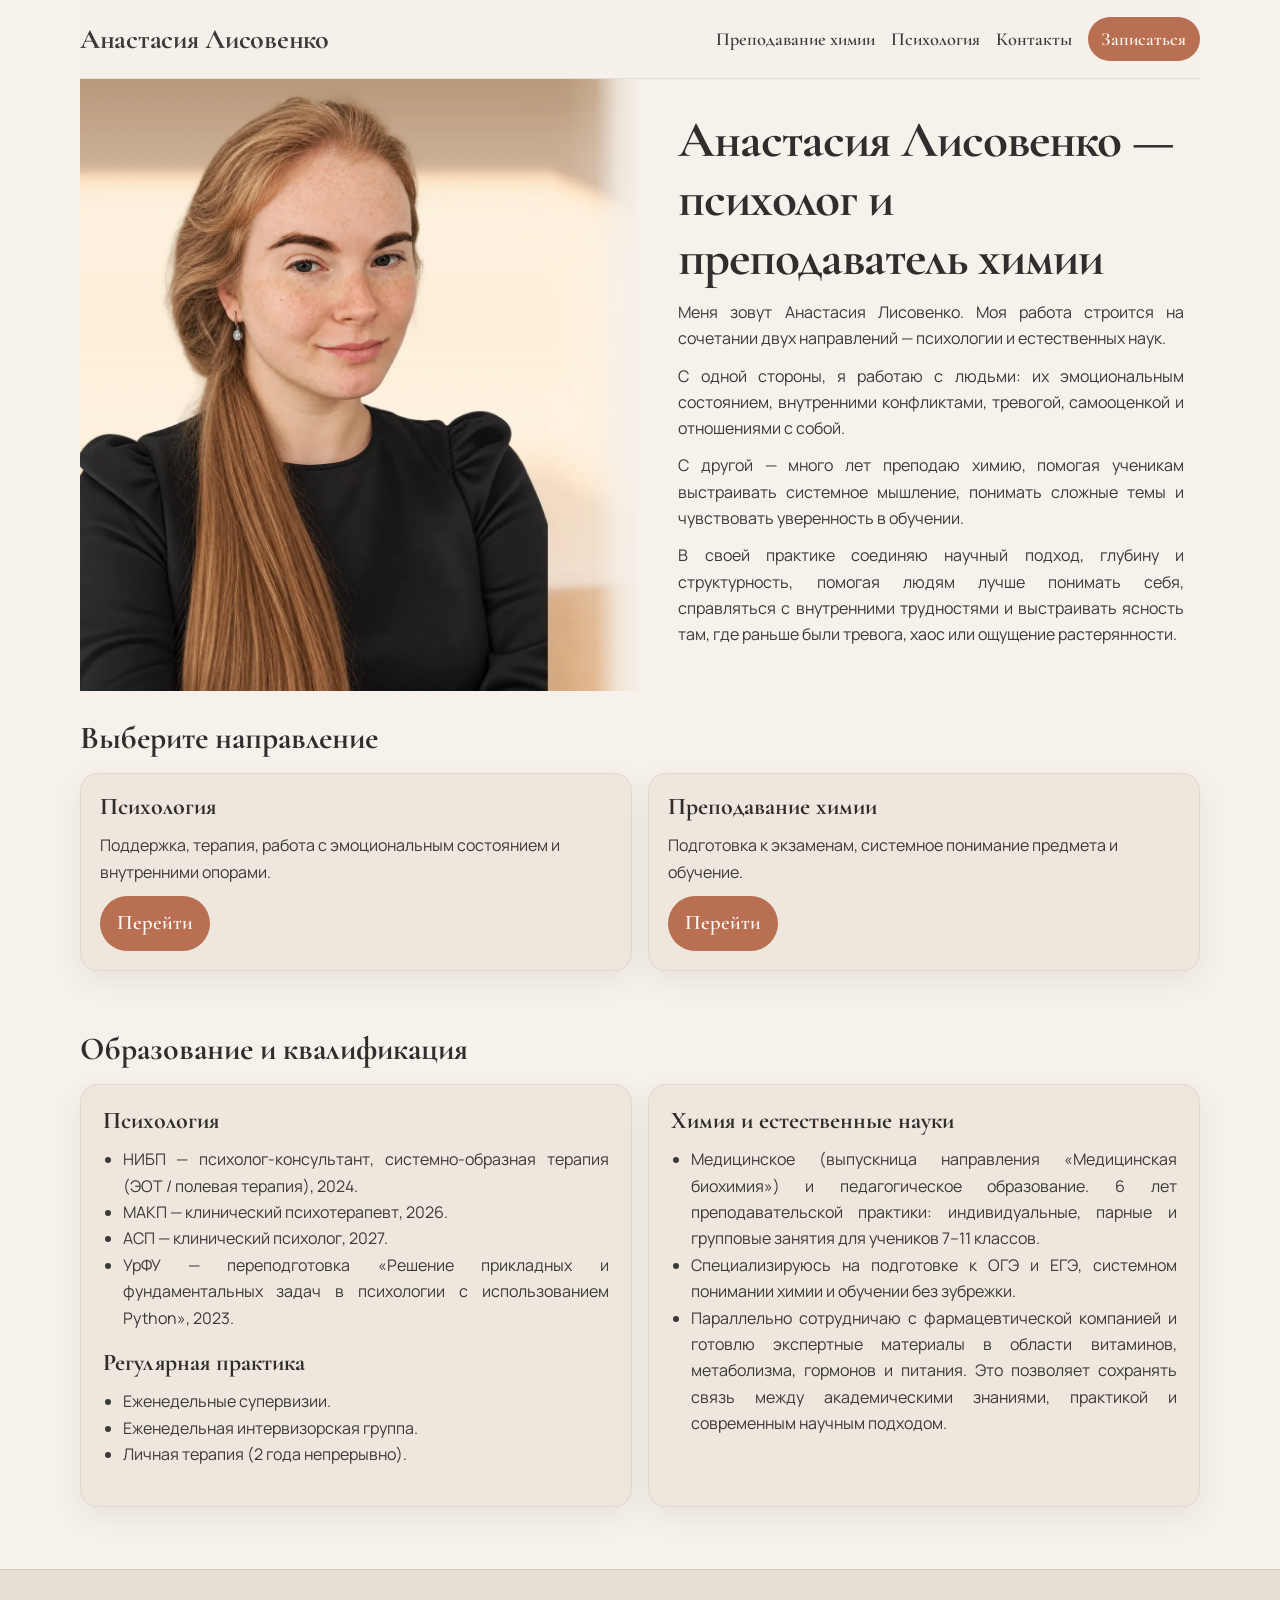
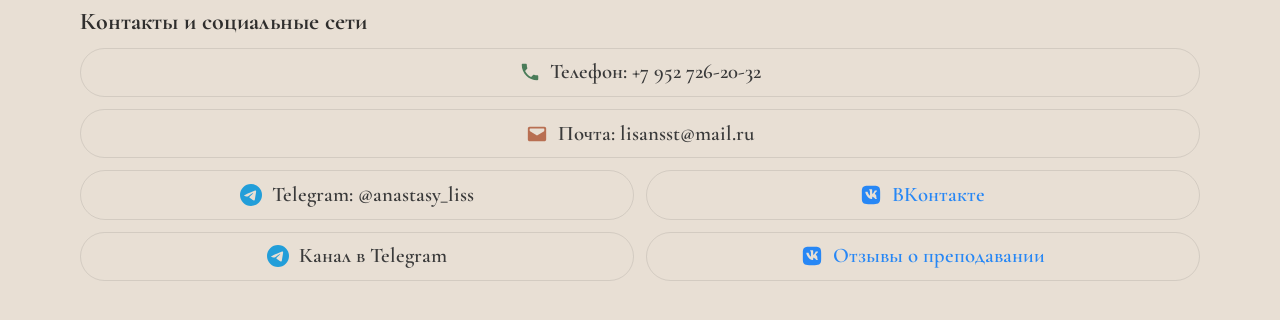
<file: index.html>
<!doctype html>
<html lang="ru">

<head>
  <meta charset="UTF-8" />
  <meta name="viewport" content="width=device-width, initial-scale=1.0, viewport-fit=cover" />
  <title>Анастасия Лисовенко | Психолог и преподаватель химии</title>
  <meta name="description" content="Анастасия Лисовенко — психолог и преподаватель химии. Психологические консультации онлайн, подготовка к ОГЭ, ЕГЭ и ДВИ по химии. Системный и бережный подход." />
  <meta name="color-scheme" content="only light" />
  <meta name="theme-color" content="#F6F1EA" />
  <link rel="icon" type="image/x-icon" href="./favicon.ico" />
  <link rel="icon" type="image/png" sizes="512x512" href="./img/icon.png" />
  <link rel="apple-touch-icon" sizes="180x180" href="./apple-touch-icon.png" />
  <link rel="canonical" href="https://lisovenko.netlify.app/" />
  <meta property="og:type" content="website" />
  <meta property="og:url" content="https://lisovenko.netlify.app/" />
  <meta property="og:locale" content="ru_RU" />
  <meta property="og:title" content="Анастасия Лисовенко | Психолог и преподаватель химии" />
  <meta property="og:description" content="Психология и преподавание химии: бережный подход, системность и профессиональная поддержка." />
  <meta property="og:image" content="https://lisovenko.netlify.app/img/preview/main.jpg" />
  <meta property="og:image:width" content="1200" />
  <meta property="og:image:height" content="630" />
  <meta property="og:image:alt" content="Анастасия Лисовенко — психолог и преподаватель химии" />
  <meta name="twitter:card" content="summary_large_image" />
  <meta name="twitter:title" content="Анастасия Лисовенко | Психолог и преподаватель химии" />
  <meta name="twitter:description" content="Психология и преподавание химии: бережный подход, системность и профессиональная поддержка." />
  <meta name="twitter:image" content="https://lisovenko.netlify.app/img/preview/main.jpg" />
  <script type="application/ld+json">
  {
    "@context": "https://schema.org",
    "@type": "Person",
    "name": "Анастасия Лисовенко",
    "url": "https://lisovenko.netlify.app/",
    "image": "https://lisovenko.netlify.app/img/preview/main.jpg",
    "jobTitle": "Психолог и преподаватель химии",
    "description": "Психологическая практика и преподавание химии: бережный подход, системность и профессиональная поддержка.",
    "sameAs": ["https://t.me/anastasy_liss"],
    "contactPoint": {
      "@type": "ContactPoint",
      "telephone": "+7-952-726-2032",
      "availableLanguage": "Russian"
    }
  }
  </script>
  <link rel="prefetch" href="./psychology.html" />
  <link rel="prefetch" href="./chemistry.html" />
  <script type="speculationrules">
  {"prerender":[{"source":"list","urls":["./psychology.html","./chemistry.html"]}]}
  </script>
  <link rel="preload" as="font" type="font/woff2" href="./fonts/cormorant-garamond-cyrillic.woff2" crossorigin />
  <link rel="preload" as="font" type="font/woff2" href="./fonts/manrope-cyrillic.woff2" crossorigin />
  <link rel="stylesheet" href="./styles.css?v=2" />
  <style>
    @media (prefers-color-scheme: dark) {
      html,body,main,#main-content,#contacts,#signup,.container,.section,.section--narrow,
      .cards-grid,.cards-grid--three,.cards-grid--two,.cards-grid--states,.cards-grid--requests,.cards-grid--directions,
      .process-slider-block,.process-slider-shell,.process-slider,.signup-actions,
      .main-hero-band,.chem-hero-band,.psy-hero-band,
      .main-hero-band>.container,.chem-hero-band>.container,.psy-hero-band>.container,
      .main-hero,.chem-hero,.psy-hero,.section-note
        { background-color:#f6f1ea !important; color:#3a3a3a !important; }
      .footer-inner,.footer-contact-actions,.footer-social
        { background-color:transparent !important; color:#3a3a3a !important; }
      .site-header { background:rgba(246,241,234,0.9) !important; border-bottom-color:rgba(58,58,58,0.1) !important; }
      .brand,.header-nav a:not(.header-cta) { color:#3a3a3a !important; }
      .header-nav .header-cta { background:#b86f52 !important; color:#fff8f2 !important; }
      .nav-toggle { color:#3a3a3a !important; background:none !important; }
      .nav-toggle-bar { background-color:#3a3a3a !important; }
      .header-nav.is-open { background:rgba(246,241,234,0.98) !important; }
      h1,h2,h3,h4,h5,h6 { color:#2f2e2d !important; }
      p,li,span,label { color:#3a3a3a !important; }
      .muted,.section-note { color:#6e6a66 !important; }
      .card,.card--full,.request-block,.process-slide { background:#efe7dd !important; color:#3a3a3a !important; border-color:rgba(58,58,58,0.08) !important; }
      .process-slider-nav { background:rgba(255,255,255,0.92) !important; color:#3a3a3a !important; }
      .signup-action-btn { background:#b86f52 !important; color:#fff8f2 !important; }
      .signup-action-btn span { color:#fff8f2 !important; }
      .signup-action-icon { color:rgba(255,248,242,0.95) !important; }
      .button-accent { background:#b86f52 !important; color:#fff8f2 !important; }
      .button-accent span { color:#fff8f2 !important; }
      .site-footer { background:#e8dfd4 !important; border-top-color:rgba(58,58,58,0.15) !important; }
      .footer-social-btn { background:transparent !important; color:#3a3a3a !important; border-color:rgba(58,58,58,0.18) !important; }
      .footer-social-btn--tel .footer-social-icon { color:#4a7c59 !important; }
      .footer-social-btn--mail .footer-social-icon { color:#b86f52 !important; }
      .footer-social-btn--tg .footer-social-icon { color:#229ed9 !important; }
      .skip-link { background:#f6f1ea !important; color:#3a3a3a !important; }
    }
  </style>
</head>

<body>
  <a class="skip-link" href="#main-content">Перейти к основному содержанию</a>
  <header class="site-header container">
    <a class="brand" href="./index.html">Анастасия Лисовенко</a>
    <button class="nav-toggle" aria-label="Открыть меню" aria-expanded="false" aria-controls="header-nav">
      <span class="nav-toggle-bar"></span>
      <span class="nav-toggle-bar"></span>
      <span class="nav-toggle-bar"></span>
    </button>
    <nav class="header-nav" id="header-nav" aria-label="Основная навигация">
      <a href="./chemistry.html">Преподавание химии</a>
      <a href="./psychology.html">Психология</a>
      <a href="#contacts">Контакты</a>
      <a class="header-cta" href="#contacts">Записаться</a>
    </nav>
  </header>

  <main id="main-content">
    <div class="main-hero-band">
      <div class="container">
        <section class="section main-hero">
          <picture class="hero-avatar-wrap">
            <source srcset="./img/avatar.webp" type="image/webp" />
            <img class="hero-avatar" src="./img/avatar.png" alt="Анастасия Лисовенко" width="120" height="120" />
          </picture>
          <h1>Анастасия Лисовенко — психолог и преподаватель химии</h1>
          <p>Меня зовут Анастасия Лисовенко. Моя работа строится на сочетании двух направлений — психологии и естественных наук.</p>
          <p>С одной стороны, я работаю с людьми: их эмоциональным состоянием, внутренними конфликтами, тревогой, самооценкой и отношениями с собой.</p>
          <p>С другой — много лет преподаю химию, помогая ученикам выстраивать системное мышление, понимать сложные темы и чувствовать уверенность в обучении.</p>
          <p>В своей практике соединяю научный подход, глубину и структурность, помогая людям лучше понимать себя, справляться с внутренними трудностями и выстраивать ясность там, где раньше были тревога, хаос или ощущение растерянности.</p>
        </section>
      </div>
    </div>

    <section class="container section" id="directions">
      <div class="section-head">
        <h2>Выберите направление</h2>
      </div>
      <div class="cards-grid cards-grid--directions">
        <article class="card">
          <h3>Психология</h3>
          <p>
            Поддержка, терапия, работа с эмоциональным состоянием и внутренними
            опорами.
          </p>
          <a class="button button-accent" href="./psychology.html">Перейти</a>
        </article>
        <article class="card">
          <h3>Преподавание химии</h3>
          <p>
            Подготовка к экзаменам, системное понимание предмета и обучение.
          </p>
          <a class="button button-accent" href="./chemistry.html">Перейти</a>
        </article>
      </div>
    </section>

    <section class="container section">
      <div class="section-head">
        <h2>Образование и квалификация</h2>
      </div>
      <div class="cards-grid cards-grid--two">
        <article class="card card--full">
          <h3>Психология</h3>
          <ul>
            <li>
              НИБП — психолог-консультант, системно-образная терапия (ЭОТ / полевая
              терапия), 2024.
            </li>
            <li>МАКП — клинический психотерапевт, 2026.</li>
            <li>АСП — клинический психолог, 2027.</li>
            <li>
              УрФУ — переподготовка «Решение прикладных и фундаментальных задач в
              психологии с использованием Python», 2023.
            </li>
          </ul>
          <h3 class="card-subheading">Регулярная практика</h3>
          <ul>
            <li>Еженедельные супервизии.</li>
            <li>Еженедельная интервизорская группа.</li>
            <li>Личная терапия (2 года непрерывно).</li>
          </ul>
        </article>

        <article class="card card--full">
          <h3>Химия и естественные науки</h3>
          <ul>
            <li>
              Медицинское (выпускница направления «Медицинская биохимия») и педагогическое образование. 6 лет
              преподавательской практики: индивидуальные, парные и групповые занятия
              для учеников 7–11 классов.
            </li>
            <li>
              Специализируюсь на подготовке к ОГЭ и ЕГЭ, системном понимании химии и
              обучении без зубрежки.
            </li>
            <li>
              Параллельно сотрудничаю с фармацевтической компанией и готовлю
              экспертные материалы в области витаминов, метаболизма, гормонов и
              питания. Это позволяет сохранять связь между академическими знаниями,
              практикой и современным научным подходом.
            </li>
          </ul>
        </article>
      </div>
    </section>
  </main>

  <div id="contacts">
    <div id="site-footer-mount">
      <footer class="site-footer">
        <div class="container footer-inner">
          <h3>Контакты и социальные сети</h3>
          <div class="footer-contact-actions">
            <a class="footer-social-btn footer-social-btn--tel" href="tel:+79527262032">
              <svg class="footer-social-icon" width="22" height="22" viewBox="0 0 24 24" aria-hidden="true">
                <path fill="currentColor" d="M6.62 10.79c1.44 2.83 3.76 5.14 6.59 6.59l2.2-2.2c.27-.27.67-.36 1.02-.24 1.12.37 2.33.57 3.57.57.55 0 1 .45 1 1V20c0 .55-.45 1-1 1-9.39 0-17-7.61-17-17 0-.55.45-1 1-1h3.5c.55 0 1 .45 1 1 0 1.25.2 2.45.57 3.57.11.35.03.74-.25 1.02l-2.2 2.21z" />
              </svg>
              <span>Телефон: +7 952 726-20-32</span>
            </a>
            <a class="footer-social-btn footer-social-btn--mail" href="mailto:lisansst@mail.ru">
              <svg class="footer-social-icon" width="22" height="22" viewBox="0 0 24 24" aria-hidden="true">
                <path fill="currentColor" d="M20 4H4c-1.1 0-1.99.9-1.99 2L2 18c0 1.1.9 2 2 2h16c1.1 0 2-.9 2-2V6c0-1.1-.9-2-2-2zm-.2 4.99L12 13.5 4.47 8.99A.998.998 0 014 8V7c0-.55.45-1 1-1h14c.55 0 1 .45 1 1v1c0 .26-.11.51-.29.69z" />
              </svg>
              <span>Почта: lisansst@mail.ru</span>
            </a>
          </div>
          <div class="footer-social">
            <a class="footer-social-btn footer-social-btn--tg" href="https://t.me/anastasy_liss" target="_blank" rel="noopener noreferrer">
              <svg class="footer-social-icon" width="22" height="22" viewBox="0 0 24 24" aria-hidden="true">
                <path fill="currentColor" d="M11.944 0A12 12 0 0 0 0 12a12 12 0 0 0 12 12 12 12 0 0 0 12-12A12 12 0 0 0 12 0a12 12 0 0 0-.056 0zm4.962 7.224c.1-.002.321.023.465.14a.506.506 0 0 1 .171.325c.016.093.036.306.02.472-.18 1.898-.962 6.502-1.36 8.627-.168.9-.499 1.201-.82 1.23-.696.065-1.225-.461-1.9-.902-1.056-.693-1.653-1.124-2.678-1.8-1.185-.776-.417-1.21.258-1.91.177-.184 3.247-2.977 3.307-3.23.007-.032.014-.15-.056-.212s-.174-.041-.249-.024c-.106.024-1.793 1.14-5.061 3.345-.48.33-.913.49-1.302.48-.428-.008-1.252-.241-1.865-.44-.752-.245-1.349-.374-1.297-.789.027-.216.325-.437.893-.663 3.498-1.524 5.83-2.529 6.998-3.014 3.332-1.386 4.025-1.627 4.476-1.635z" />
              </svg>
              <span>Telegram: @anastasy_liss</span>
            </a>
            <a class="footer-social-btn footer-social-btn--vk" href="https://vk.com/anastasy_him" target="_blank" rel="noopener noreferrer">
              <svg class="footer-social-icon" width="22" height="22" viewBox="0 0 24 24" aria-hidden="true">
                <path fill="currentColor" d="M15.07 2H8.93C3.33 2 2 3.33 2 8.93v6.14C2 20.67 3.33 22 8.93 22h6.14c5.6 0 6.93-1.33 6.93-6.93V8.93C22 3.33 20.67 2 15.07 2zm3.28 14.27h-1.46c-.55 0-.72-.44-1.71-1.45-.86-.8-1.24-.91-1.46-.91-.3 0-.39.08-.39.47v1.32c0 .33-.11.53-1 .53-1.48 0-3.11-.89-4.27-2.55-1.74-2.46-2.22-4.31-2.22-4.69 0-.21.08-.41.47-.41h1.46c.35 0 .48.16.62.54.66 1.87 1.77 3.52 2.22 3.52.17 0 .25-.08.25-.54V8.35c-.04-1.54-.93-1.67-.88-2.22.02-.19.15-.36.47-.36h2.31c.39 0 .53.21.53.73v3.6c0 .39.17.53.28.53.17 0 .32-.1.64-.4 1-1.12 1.71-2.85 1.71-2.85.1-.26.27-.37.71-.37h1.46c.49 0 .6.26.49.62-.12.36-.93 1.06-1.96 2.21-.25.26-.37.39-.37.58 0 .17.1.32.44.67.93.98 1.31 1.89 1.31 2.25 0 .12-.03.23-.47.23z" />
              </svg>
              <span>ВКонтакте</span>
            </a>
            <a class="footer-social-btn footer-social-btn--tg" href="https://t.me/anastasy_lis" target="_blank" rel="noopener noreferrer">
              <svg class="footer-social-icon" width="22" height="22" viewBox="0 0 24 24" aria-hidden="true">
                <path fill="currentColor" d="M11.944 0A12 12 0 0 0 0 12a12 12 0 0 0 12 12 12 12 0 0 0 12-12A12 12 0 0 0 12 0a12 12 0 0 0-.056 0zm4.962 7.224c.1-.002.321.023.465.14a.506.506 0 0 1 .171.325c.016.093.036.306.02.472-.18 1.898-.962 6.502-1.36 8.627-.168.9-.499 1.201-.82 1.23-.696.065-1.225-.461-1.9-.902-1.056-.693-1.653-1.124-2.678-1.8-1.185-.776-.417-1.21.258-1.91.177-.184 3.247-2.977 3.307-3.23.007-.032.014-.15-.056-.212s-.174-.041-.249-.024c-.106.024-1.793 1.14-5.061 3.345-.48.33-.913.49-1.302.48-.428-.008-1.252-.241-1.865-.44-.752-.245-1.349-.374-1.297-.789.027-.216.325-.437.893-.663 3.498-1.524 5.83-2.529 6.998-3.014 3.332-1.386 4.025-1.627 4.476-1.635z" />
              </svg>
              <span>Канал в Telegram</span>
            </a>
            <a class="footer-social-btn footer-social-btn--reviews" href="https://vk.com/topic-217489056_48950929" target="_blank" rel="noopener noreferrer">
              <svg class="footer-social-icon" width="22" height="22" viewBox="0 0 24 24" aria-hidden="true">
                <path fill="currentColor" d="M15.07 2H8.93C3.33 2 2 3.33 2 8.93v6.14C2 20.67 3.33 22 8.93 22h6.14c5.6 0 6.93-1.33 6.93-6.93V8.93C22 3.33 20.67 2 15.07 2zm3.28 14.27h-1.46c-.55 0-.72-.44-1.71-1.45-.86-.8-1.24-.91-1.46-.91-.3 0-.39.08-.39.47v1.32c0 .33-.11.53-1 .53-1.48 0-3.11-.89-4.27-2.55-1.74-2.46-2.22-4.31-2.22-4.69 0-.21.08-.41.47-.41h1.46c.35 0 .48.16.62.54.66 1.87 1.77 3.52 2.22 3.52.17 0 .25-.08.25-.54V8.35c-.04-1.54-.93-1.67-.88-2.22.02-.19.15-.36.47-.36h2.31c.39 0 .53.21.53.73v3.6c0 .39.17.53.28.53.17 0 .32-.1.64-.4 1-1.12 1.71-2.85 1.71-2.85.1-.26.27-.37.71-.37h1.46c.49 0 .6.26.49.62-.12.36-.93 1.06-1.96 2.21-.25.26-.37.39-.37.58 0 .17.1.32.44.67.93.98 1.31 1.89 1.31 2.25 0 .12-.03.23-.47.23z" />
              </svg>
              <span>Отзывы о преподавании</span>
            </a>
          </div>
        </div>
      </footer>
    </div>
  </div>
  <script src="./script.js"></script>
</body>

</html>
</file>
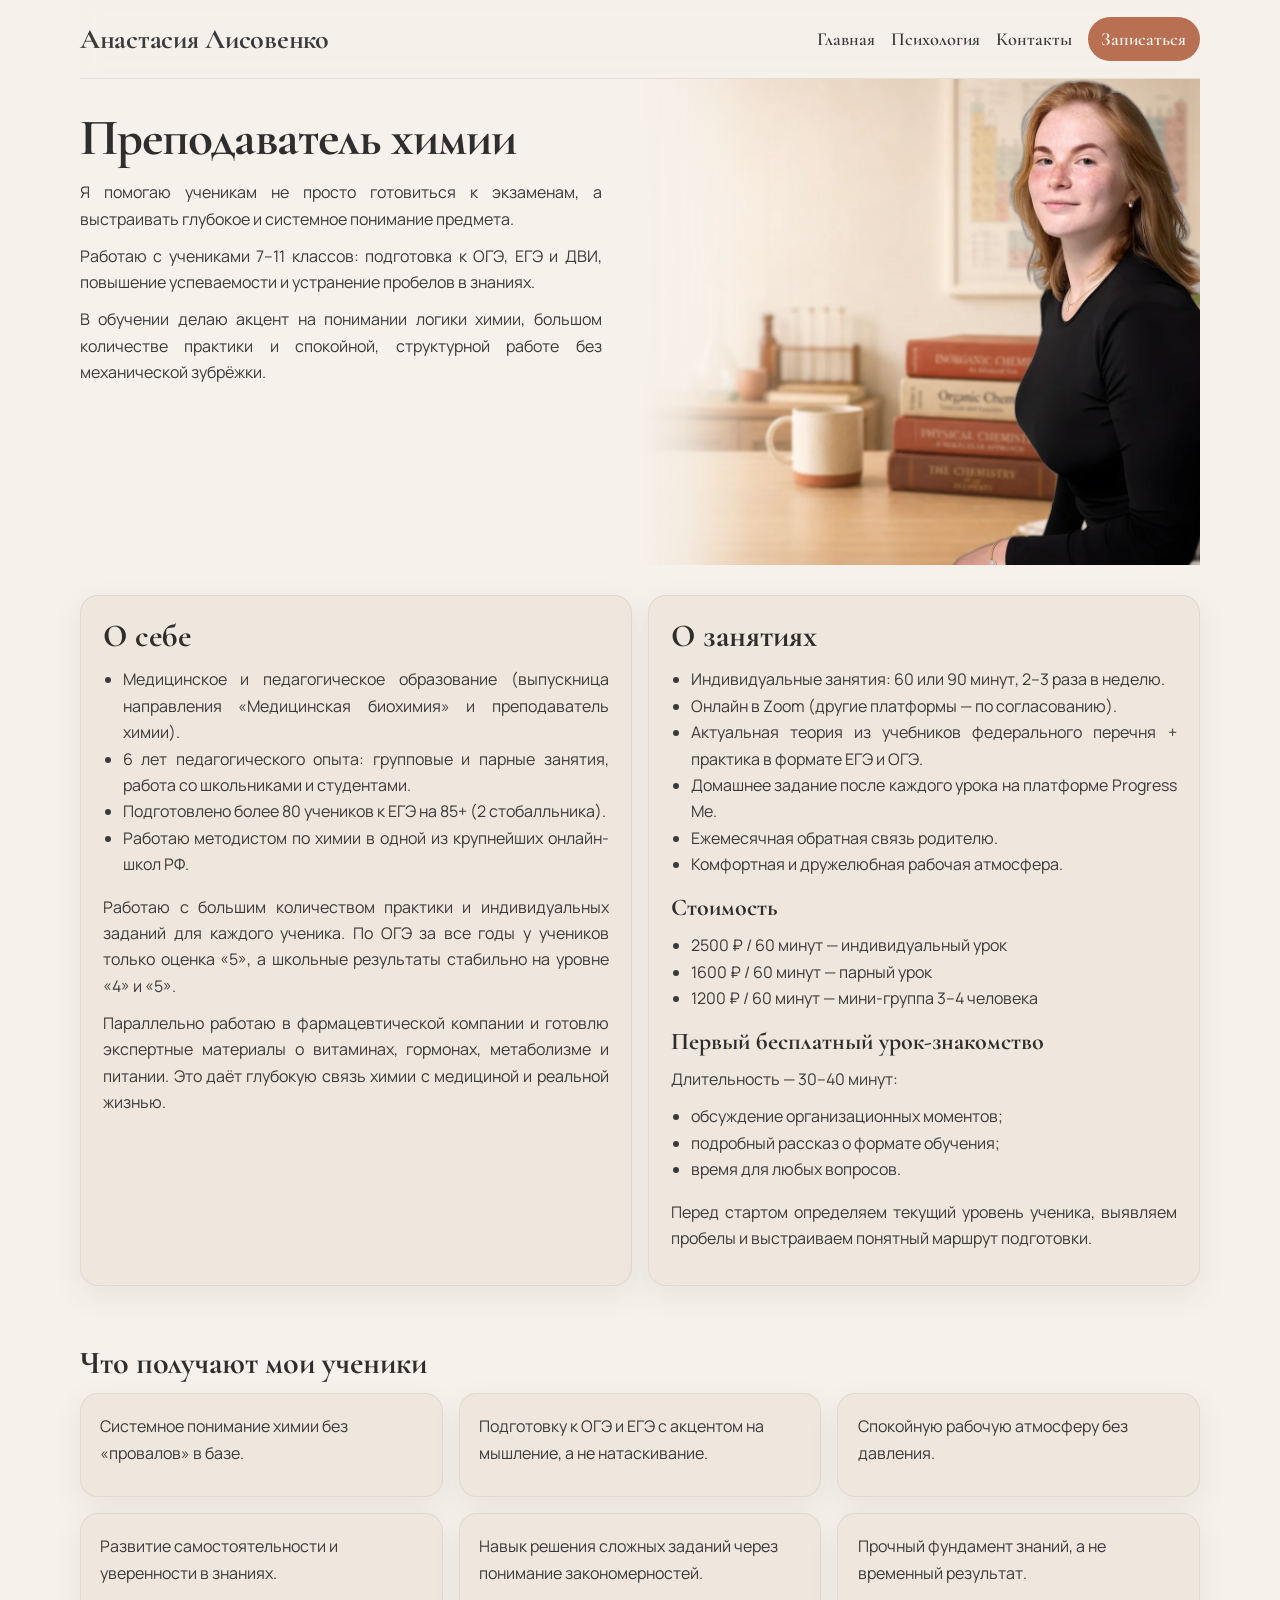
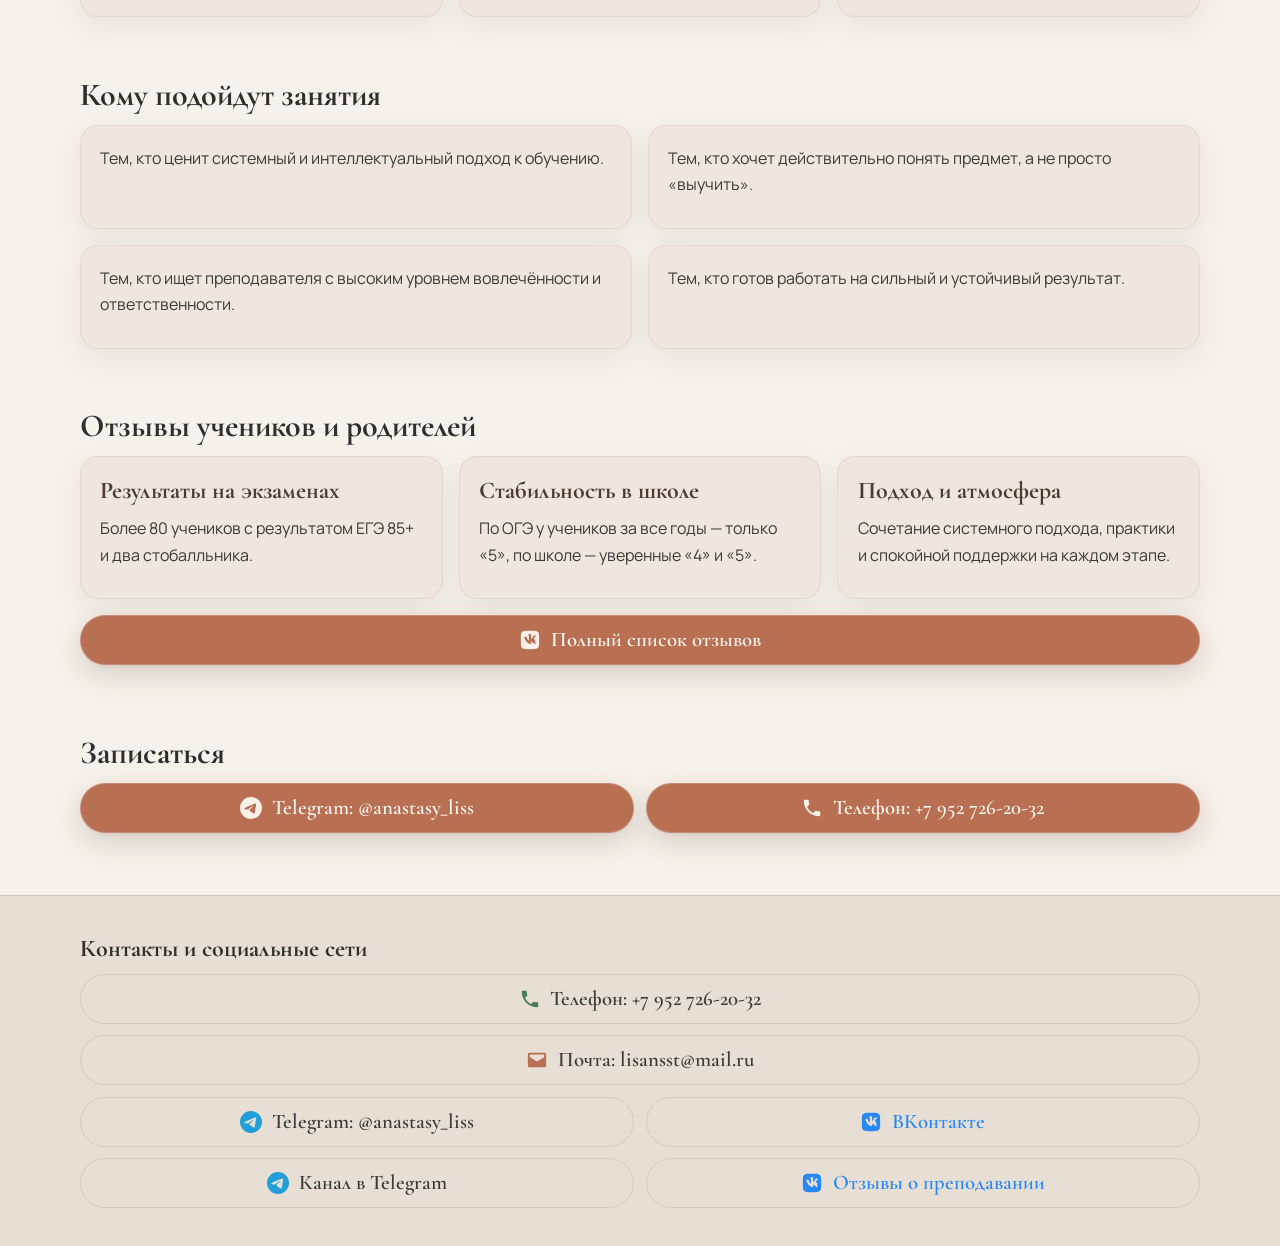
<file: chemistry.html>
<!doctype html>
<html lang="ru">

<head>
  <meta charset="UTF-8" />
  <meta name="viewport" content="width=device-width, initial-scale=1.0, viewport-fit=cover" />
  <title>Преподавание химии | Анастасия Лисовенко</title>
  <meta name="description" content="Индивидуальная подготовка к ОГЭ, ЕГЭ и ДВИ по химии для учеников 7–11 классов. Системное понимание предмета, устранение пробелов, уверенность на экзамене." />
  <meta name="color-scheme" content="only light" />
  <meta name="theme-color" content="#F6F1EA" />
  <link rel="icon" type="image/x-icon" href="./favicon.ico" />
  <link rel="icon" type="image/png" sizes="512x512" href="./img/icon.png" />
  <link rel="apple-touch-icon" sizes="180x180" href="./apple-touch-icon.png" />
  <link rel="canonical" href="https://lisovenko.netlify.app/chemistry.html" />
  <meta property="og:type" content="website" />
  <meta property="og:url" content="https://lisovenko.netlify.app/chemistry.html" />
  <meta property="og:locale" content="ru_RU" />
  <meta property="og:title" content="Преподавание химии | Анастасия Лисовенко" />
  <meta property="og:description" content="Подготовка к ОГЭ, ЕГЭ, ДВИ и системное изучение химии с индивидуальным подходом." />
  <meta property="og:image" content="https://lisovenko.netlify.app/img/preview/chemistry.jpg" />
  <meta property="og:image:width" content="1200" />
  <meta property="og:image:height" content="630" />
  <meta property="og:image:alt" content="Преподавание химии — Анастасия Лисовенко" />
  <meta name="twitter:card" content="summary_large_image" />
  <meta name="twitter:title" content="Преподавание химии | Анастасия Лисовенко" />
  <meta name="twitter:description" content="Подготовка к ОГЭ, ЕГЭ, ДВИ и системное изучение химии с индивидуальным подходом." />
  <meta name="twitter:image" content="https://lisovenko.netlify.app/img/preview/chemistry.jpg" />
  <link rel="prefetch" href="./index.html" />
  <link rel="prefetch" href="./psychology.html" />
  <script type="speculationrules">
  {"prerender":[{"source":"list","urls":["./index.html","./psychology.html"]}]}
  </script>
  <link rel="preload" as="font" type="font/woff2" href="./fonts/cormorant-garamond-cyrillic.woff2" crossorigin />
  <link rel="preload" as="font" type="font/woff2" href="./fonts/manrope-cyrillic.woff2" crossorigin />
  <link rel="preload" as="image" href="./img/final/final-chemistry1.webp" type="image/webp" media="(min-width: 769px)" />
  <link rel="stylesheet" href="./styles.css?v=2" />
  <style>
    @media (prefers-color-scheme: dark) {
      html,body,main,#main-content,#contacts,#signup,.container,.section,.section--narrow,
      .cards-grid,.cards-grid--three,.cards-grid--two,.cards-grid--states,.cards-grid--requests,.cards-grid--directions,
      .process-slider-block,.process-slider-shell,.process-slider,.signup-actions,
      .main-hero-band,.chem-hero-band,.psy-hero-band,
      .main-hero-band>.container,.chem-hero-band>.container,.psy-hero-band>.container,
      .main-hero,.chem-hero,.psy-hero,.section-note
        { background-color:#f6f1ea !important; color:#3a3a3a !important; }
      .footer-inner,.footer-contact-actions,.footer-social
        { background-color:transparent !important; color:#3a3a3a !important; }
      .site-header { background:rgba(246,241,234,0.9) !important; border-bottom-color:rgba(58,58,58,0.1) !important; }
      .brand,.header-nav a:not(.header-cta) { color:#3a3a3a !important; }
      .header-nav .header-cta { background:#b86f52 !important; color:#fff8f2 !important; }
      .nav-toggle { color:#3a3a3a !important; background:none !important; }
      .nav-toggle-bar { background-color:#3a3a3a !important; }
      .header-nav.is-open { background:rgba(246,241,234,0.98) !important; }
      h1,h2,h3,h4,h5,h6 { color:#2f2e2d !important; }
      p,li,span,label { color:#3a3a3a !important; }
      .muted,.section-note { color:#6e6a66 !important; }
      .card,.card--full,.request-block,.process-slide { background:#efe7dd !important; color:#3a3a3a !important; border-color:rgba(58,58,58,0.08) !important; }
      .process-slider-nav { background:rgba(255,255,255,0.92) !important; color:#3a3a3a !important; }
      .signup-action-btn { background:#b86f52 !important; color:#fff8f2 !important; }
      .signup-action-btn span { color:#fff8f2 !important; }
      .signup-action-icon { color:rgba(255,248,242,0.95) !important; }
      .button-accent { background:#b86f52 !important; color:#fff8f2 !important; }
      .button-accent span { color:#fff8f2 !important; }
      .site-footer { background:#e8dfd4 !important; border-top-color:rgba(58,58,58,0.15) !important; }
      .footer-social-btn { background:transparent !important; color:#3a3a3a !important; border-color:rgba(58,58,58,0.18) !important; }
      .footer-social-btn--tel .footer-social-icon { color:#4a7c59 !important; }
      .footer-social-btn--mail .footer-social-icon { color:#b86f52 !important; }
      .footer-social-btn--tg .footer-social-icon { color:#229ed9 !important; }
      .skip-link { background:#f6f1ea !important; color:#3a3a3a !important; }
    }
  </style>
</head>

<body>
  <a class="skip-link" href="#main-content">Перейти к основному содержанию</a>
  <header class="site-header container">
    <a class="brand" href="./index.html">Анастасия Лисовенко</a>
    <button class="nav-toggle" aria-label="Открыть меню" aria-expanded="false" aria-controls="header-nav">
      <span class="nav-toggle-bar"></span>
      <span class="nav-toggle-bar"></span>
      <span class="nav-toggle-bar"></span>
    </button>
    <nav class="header-nav" id="header-nav" aria-label="Основная навигация">
      <a href="./index.html">Главная</a>
      <a href="./psychology.html">Психология</a>
      <a href="#contacts">Контакты</a>
      <a class="header-cta" href="#signup">Записаться</a>
    </nav>
  </header>

  <main id="main-content">
    <div class="chem-hero-band">
      <div class="container">
        <section class="section section--narrow chem-hero">
          <picture class="hero-avatar-wrap">
            <source srcset="./img/chem-avatar.webp" type="image/webp" />
            <img class="hero-avatar" src="./img/chem-avatar.png" alt="Анастасия Лисовенко" width="120" height="120" />
          </picture>
          <h1>Преподаватель химии</h1>
          <p>
            Я помогаю ученикам не просто готовиться к экзаменам, а выстраивать глубокое и системное понимание предмета.
          </p>
          <p>
            Работаю с учениками 7–11 классов: подготовка к ОГЭ, ЕГЭ и ДВИ, повышение успеваемости и устранение пробелов в знаниях.
          </p>
          <p>
            В обучении делаю акцент на понимании логики химии, большом количестве практики и спокойной, структурной работе без механической зубрёжки.
          </p>
        </section>
      </div>
    </div>

    <div class="container">
      <section class="section">
        <div class="cards-grid cards-grid--two">
          <article class="card card--full">
            <h2>О себе</h2>
            <ul>
              <li>
                Медицинское и педагогическое образование (выпускница направления «Медицинская биохимия» и преподаватель
                химии).
              </li>
              <li>
                6 лет педагогического опыта: групповые и парные занятия, работа со
                школьниками и студентами.
              </li>
              <li>Подготовлено более 80 учеников к ЕГЭ на 85+ (2 стобалльника).</li>
              <li>
                Работаю методистом по химии в одной из крупнейших онлайн-школ РФ.
              </li>
            </ul>
            <p>
              Работаю с большим количеством практики и индивидуальных заданий для
              каждого ученика. По ОГЭ за все годы у учеников только оценка «5», а
              школьные результаты стабильно на уровне «4» и «5».
            </p>
            <p>
              Параллельно работаю в фармацевтической компании и готовлю экспертные
              материалы о витаминах, гормонах, метаболизме и питании. Это даёт
              глубокую связь химии с медициной и реальной жизнью.
            </p>
          </article>

          <article class="card card--full">
            <h2>О занятиях</h2>
            <ul>
              <li>Индивидуальные занятия: 60 или 90 минут, 2–3 раза в неделю.</li>
              <li>Онлайн в Zoom (другие платформы — по согласованию).</li>
              <li>
                Актуальная теория из учебников федерального перечня + практика в
                формате ЕГЭ и ОГЭ.
              </li>
              <li>
                Домашнее задание после каждого урока на платформе Progress Me.
              </li>
              <li>Ежемесячная обратная связь родителю.</li>
              <li>Комфортная и дружелюбная рабочая атмосфера.</li>
            </ul>

            <h3>Стоимость</h3>
            <ul>
              <li>2500 ₽ / 60 минут — индивидуальный урок</li>
              <li>1600 ₽ / 60 минут — парный урок</li>
              <li>1200 ₽ / 60 минут — мини-группа 3–4 человека</li>
            </ul>

            <h3>Первый бесплатный урок-знакомство</h3>
            <p>Длительность — 30–40 минут:</p>
            <ul>
              <li>обсуждение организационных моментов;</li>
              <li>подробный рассказ о формате обучения;</li>
              <li>время для любых вопросов.</li>
            </ul>
            <p>
              Перед стартом определяем текущий уровень ученика, выявляем пробелы и
              выстраиваем понятный маршрут подготовки.
            </p>
          </article>
        </div>
      </section>

      <section class="section">
        <h2>Что получают мои ученики</h2>
        <div class="cards-grid cards-grid--three">
          <article class="card">
            <p>Системное понимание химии без «провалов» в базе.</p>
          </article>
          <article class="card">
            <p>Подготовку к ОГЭ и ЕГЭ с акцентом на мышление, а не натаскивание.</p>
          </article>
          <article class="card">
            <p>Спокойную рабочую атмосферу без давления.</p>
          </article>
          <article class="card">
            <p>Развитие самостоятельности и уверенности в знаниях.</p>
          </article>
          <article class="card">
            <p>Навык решения сложных заданий через понимание закономерностей.</p>
          </article>
          <article class="card">
            <p>Прочный фундамент знаний, а не временный результат.</p>
          </article>
        </div>
      </section>

      <section class="section">
        <h2>Кому подойдут занятия</h2>
        <div class="cards-grid cards-grid--two">
          <article class="card">
            <p>Тем, кто ценит системный и интеллектуальный подход к обучению.</p>
          </article>
          <article class="card">
            <p>Тем, кто хочет действительно понять предмет, а не просто «выучить».</p>
          </article>
          <article class="card">
            <p>
              Тем, кто ищет преподавателя с высоким уровнем вовлечённости и
              ответственности.
            </p>
          </article>
          <article class="card">
            <p>Тем, кто готов работать на сильный и устойчивый результат.</p>
          </article>
        </div>
      </section>

      <section class="section">
        <h2>Отзывы учеников и родителей</h2>
        <div class="cards-grid cards-grid--three">
          <article class="card review-card">
            <h3>Результаты на экзаменах</h3>
            <p>Более 80 учеников с результатом ЕГЭ 85+ и два стобалльника.</p>
          </article>
          <article class="card review-card">
            <h3>Стабильность в школе</h3>
            <p>
              По ОГЭ у учеников за все годы — только «5», по школе — уверенные «4» и
              «5».
            </p>
          </article>
          <article class="card review-card">
            <h3>Подход и атмосфера</h3>
            <p>
              Сочетание системного подхода, практики и спокойной поддержки на каждом
              этапе.
            </p>
          </article>
        </div>
        <p class="section-note">
          <a class="signup-action-btn signup-action-btn--inline" href="https://vk.com/topic-217489056_48950929"
            target="_blank" rel="noopener noreferrer">
            <svg class="signup-action-icon" width="22" height="22" viewBox="0 0 24 24" aria-hidden="true">
              <path fill="currentColor"
                d="M15.07 2H8.93C3.33 2 2 3.33 2 8.93v6.14C2 20.67 3.33 22 8.93 22h6.14c5.6 0 6.93-1.33 6.93-6.93V8.93C22 3.33 20.67 2 15.07 2zm3.28 14.27h-1.46c-.55 0-.72-.44-1.71-1.45-.86-.8-1.24-.91-1.46-.91-.3 0-.39.08-.39.47v1.32c0 .33-.11.53-1 .53-1.48 0-3.11-.89-4.27-2.55-1.74-2.46-2.22-4.31-2.22-4.69 0-.21.08-.41.47-.41h1.46c.35 0 .48.16.62.54.66 1.87 1.77 3.52 2.22 3.52.17 0 .25-.08.25-.54V8.35c-.04-1.54-.93-1.67-.88-2.22.02-.19.15-.36.47-.36h2.31c.39 0 .53.21.53.73v3.6c0 .39.17.53.28.53.17 0 .32-.1.64-.4 1-1.12 1.71-2.85 1.71-2.85.1-.26.27-.37.71-.37h1.46c.49 0 .6.26.49.62-.12.36-.93 1.06-1.96 2.21-.25.26-.37.39-.37.58 0 .17.1.32.44.67.93.98 1.31 1.89 1.31 2.25 0 .12-.03.23-.47.23z" />
            </svg>
            <span>Полный список отзывов</span>
          </a>
        </p>
      </section>

      <section class="section" id="signup">
        <h2>Записаться</h2>
        <div class="signup-actions">
          <a class="signup-action-btn" href="https://t.me/anastasy_liss" target="_blank" rel="noopener noreferrer">
            <svg class="signup-action-icon" width="22" height="22" viewBox="0 0 24 24" aria-hidden="true">
              <path fill="currentColor"
                d="M11.944 0A12 12 0 0 0 0 12a12 12 0 0 0 12 12 12 12 0 0 0 12-12A12 12 0 0 0 12 0a12 12 0 0 0-.056 0zm4.962 7.224c.1-.002.321.023.465.14a.506.506 0 0 1 .171.325c.016.093.036.306.02.472-.18 1.898-.962 6.502-1.36 8.627-.168.9-.499 1.201-.82 1.23-.696.065-1.225-.461-1.9-.902-1.056-.693-1.653-1.124-2.678-1.8-1.185-.776-.417-1.21.258-1.91.177-.184 3.247-2.977 3.307-3.23.007-.032.014-.15-.056-.212s-.174-.041-.249-.024c-.106.024-1.793 1.14-5.061 3.345-.48.33-.913.49-1.302.48-.428-.008-1.252-.241-1.865-.44-.752-.245-1.349-.374-1.297-.789.027-.216.325-.437.893-.663 3.498-1.524 5.83-2.529 6.998-3.014 3.332-1.386 4.025-1.627 4.476-1.635z" />
            </svg>
            <span>Telegram: @anastasy_liss</span>
          </a>
          <a class="signup-action-btn" href="tel:+79527262032">
            <svg class="signup-action-icon" width="22" height="22" viewBox="0 0 24 24" aria-hidden="true">
              <path fill="currentColor"
                d="M6.62 10.79c1.44 2.83 3.76 5.14 6.59 6.59l2.2-2.2c.27-.27.67-.36 1.02-.24 1.12.37 2.33.57 3.57.57.55 0 1 .45 1 1V20c0 .55-.45 1-1 1-9.39 0-17-7.61-17-17 0-.55.45-1 1-1h3.5c.55 0 1 .45 1 1 0 1.25.2 2.45.57 3.57.11.35.03.74-.25 1.02l-2.2 2.21z" />
            </svg>
            <span>Телефон: +7 952 726-20-32</span>
          </a>
        </div>
      </section>
    </div>
  </main>

  <div id="contacts">
    <div id="site-footer-mount">
      <footer class="site-footer">
        <div class="container footer-inner">
          <h3>Контакты и социальные сети</h3>
          <div class="footer-contact-actions">
            <a class="footer-social-btn footer-social-btn--tel" href="tel:+79527262032">
              <svg class="footer-social-icon" width="22" height="22" viewBox="0 0 24 24" aria-hidden="true">
                <path fill="currentColor" d="M6.62 10.79c1.44 2.83 3.76 5.14 6.59 6.59l2.2-2.2c.27-.27.67-.36 1.02-.24 1.12.37 2.33.57 3.57.57.55 0 1 .45 1 1V20c0 .55-.45 1-1 1-9.39 0-17-7.61-17-17 0-.55.45-1 1-1h3.5c.55 0 1 .45 1 1 0 1.25.2 2.45.57 3.57.11.35.03.74-.25 1.02l-2.2 2.21z" />
              </svg>
              <span>Телефон: +7 952 726-20-32</span>
            </a>
            <a class="footer-social-btn footer-social-btn--mail" href="mailto:lisansst@mail.ru">
              <svg class="footer-social-icon" width="22" height="22" viewBox="0 0 24 24" aria-hidden="true">
                <path fill="currentColor" d="M20 4H4c-1.1 0-1.99.9-1.99 2L2 18c0 1.1.9 2 2 2h16c1.1 0 2-.9 2-2V6c0-1.1-.9-2-2-2zm-.2 4.99L12 13.5 4.47 8.99A.998.998 0 014 8V7c0-.55.45-1 1-1h14c.55 0 1 .45 1 1v1c0 .26-.11.51-.29.69z" />
              </svg>
              <span>Почта: lisansst@mail.ru</span>
            </a>
          </div>
          <div class="footer-social">
            <a class="footer-social-btn footer-social-btn--tg" href="https://t.me/anastasy_liss" target="_blank" rel="noopener noreferrer">
              <svg class="footer-social-icon" width="22" height="22" viewBox="0 0 24 24" aria-hidden="true">
                <path fill="currentColor" d="M11.944 0A12 12 0 0 0 0 12a12 12 0 0 0 12 12 12 12 0 0 0 12-12A12 12 0 0 0 12 0a12 12 0 0 0-.056 0zm4.962 7.224c.1-.002.321.023.465.14a.506.506 0 0 1 .171.325c.016.093.036.306.02.472-.18 1.898-.962 6.502-1.36 8.627-.168.9-.499 1.201-.82 1.23-.696.065-1.225-.461-1.9-.902-1.056-.693-1.653-1.124-2.678-1.8-1.185-.776-.417-1.21.258-1.91.177-.184 3.247-2.977 3.307-3.23.007-.032.014-.15-.056-.212s-.174-.041-.249-.024c-.106.024-1.793 1.14-5.061 3.345-.48.33-.913.49-1.302.48-.428-.008-1.252-.241-1.865-.44-.752-.245-1.349-.374-1.297-.789.027-.216.325-.437.893-.663 3.498-1.524 5.83-2.529 6.998-3.014 3.332-1.386 4.025-1.627 4.476-1.635z" />
              </svg>
              <span>Telegram: @anastasy_liss</span>
            </a>
            <a class="footer-social-btn footer-social-btn--vk" href="https://vk.com/anastasy_him" target="_blank" rel="noopener noreferrer">
              <svg class="footer-social-icon" width="22" height="22" viewBox="0 0 24 24" aria-hidden="true">
                <path fill="currentColor" d="M15.07 2H8.93C3.33 2 2 3.33 2 8.93v6.14C2 20.67 3.33 22 8.93 22h6.14c5.6 0 6.93-1.33 6.93-6.93V8.93C22 3.33 20.67 2 15.07 2zm3.28 14.27h-1.46c-.55 0-.72-.44-1.71-1.45-.86-.8-1.24-.91-1.46-.91-.3 0-.39.08-.39.47v1.32c0 .33-.11.53-1 .53-1.48 0-3.11-.89-4.27-2.55-1.74-2.46-2.22-4.31-2.22-4.69 0-.21.08-.41.47-.41h1.46c.35 0 .48.16.62.54.66 1.87 1.77 3.52 2.22 3.52.17 0 .25-.08.25-.54V8.35c-.04-1.54-.93-1.67-.88-2.22.02-.19.15-.36.47-.36h2.31c.39 0 .53.21.53.73v3.6c0 .39.17.53.28.53.17 0 .32-.1.64-.4 1-1.12 1.71-2.85 1.71-2.85.1-.26.27-.37.71-.37h1.46c.49 0 .6.26.49.62-.12.36-.93 1.06-1.96 2.21-.25.26-.37.39-.37.58 0 .17.1.32.44.67.93.98 1.31 1.89 1.31 2.25 0 .12-.03.23-.47.23z" />
              </svg>
              <span>ВКонтакте</span>
            </a>
            <a class="footer-social-btn footer-social-btn--tg" href="https://t.me/anastasy_lis" target="_blank" rel="noopener noreferrer">
              <svg class="footer-social-icon" width="22" height="22" viewBox="0 0 24 24" aria-hidden="true">
                <path fill="currentColor" d="M11.944 0A12 12 0 0 0 0 12a12 12 0 0 0 12 12 12 12 0 0 0 12-12A12 12 0 0 0 12 0a12 12 0 0 0-.056 0zm4.962 7.224c.1-.002.321.023.465.14a.506.506 0 0 1 .171.325c.016.093.036.306.02.472-.18 1.898-.962 6.502-1.36 8.627-.168.9-.499 1.201-.82 1.23-.696.065-1.225-.461-1.9-.902-1.056-.693-1.653-1.124-2.678-1.8-1.185-.776-.417-1.21.258-1.91.177-.184 3.247-2.977 3.307-3.23.007-.032.014-.15-.056-.212s-.174-.041-.249-.024c-.106.024-1.793 1.14-5.061 3.345-.48.33-.913.49-1.302.48-.428-.008-1.252-.241-1.865-.44-.752-.245-1.349-.374-1.297-.789.027-.216.325-.437.893-.663 3.498-1.524 5.83-2.529 6.998-3.014 3.332-1.386 4.025-1.627 4.476-1.635z" />
              </svg>
              <span>Канал в Telegram</span>
            </a>
            <a class="footer-social-btn footer-social-btn--reviews" href="https://vk.com/topic-217489056_48950929" target="_blank" rel="noopener noreferrer">
              <svg class="footer-social-icon" width="22" height="22" viewBox="0 0 24 24" aria-hidden="true">
                <path fill="currentColor" d="M15.07 2H8.93C3.33 2 2 3.33 2 8.93v6.14C2 20.67 3.33 22 8.93 22h6.14c5.6 0 6.93-1.33 6.93-6.93V8.93C22 3.33 20.67 2 15.07 2zm3.28 14.27h-1.46c-.55 0-.72-.44-1.71-1.45-.86-.8-1.24-.91-1.46-.91-.3 0-.39.08-.39.47v1.32c0 .33-.11.53-1 .53-1.48 0-3.11-.89-4.27-2.55-1.74-2.46-2.22-4.31-2.22-4.69 0-.21.08-.41.47-.41h1.46c.35 0 .48.16.62.54.66 1.87 1.77 3.52 2.22 3.52.17 0 .25-.08.25-.54V8.35c-.04-1.54-.93-1.67-.88-2.22.02-.19.15-.36.47-.36h2.31c.39 0 .53.21.53.73v3.6c0 .39.17.53.28.53.17 0 .32-.1.64-.4 1-1.12 1.71-2.85 1.71-2.85.1-.26.27-.37.71-.37h1.46c.49 0 .6.26.49.62-.12.36-.93 1.06-1.96 2.21-.25.26-.37.39-.37.58 0 .17.1.32.44.67.93.98 1.31 1.89 1.31 2.25 0 .12-.03.23-.47.23z" />
              </svg>
              <span>Отзывы о преподавании</span>
            </a>
          </div>
        </div>
      </footer>
    </div>
  </div>
  <script src="./script.js"></script>
</body>

</html>
</file>
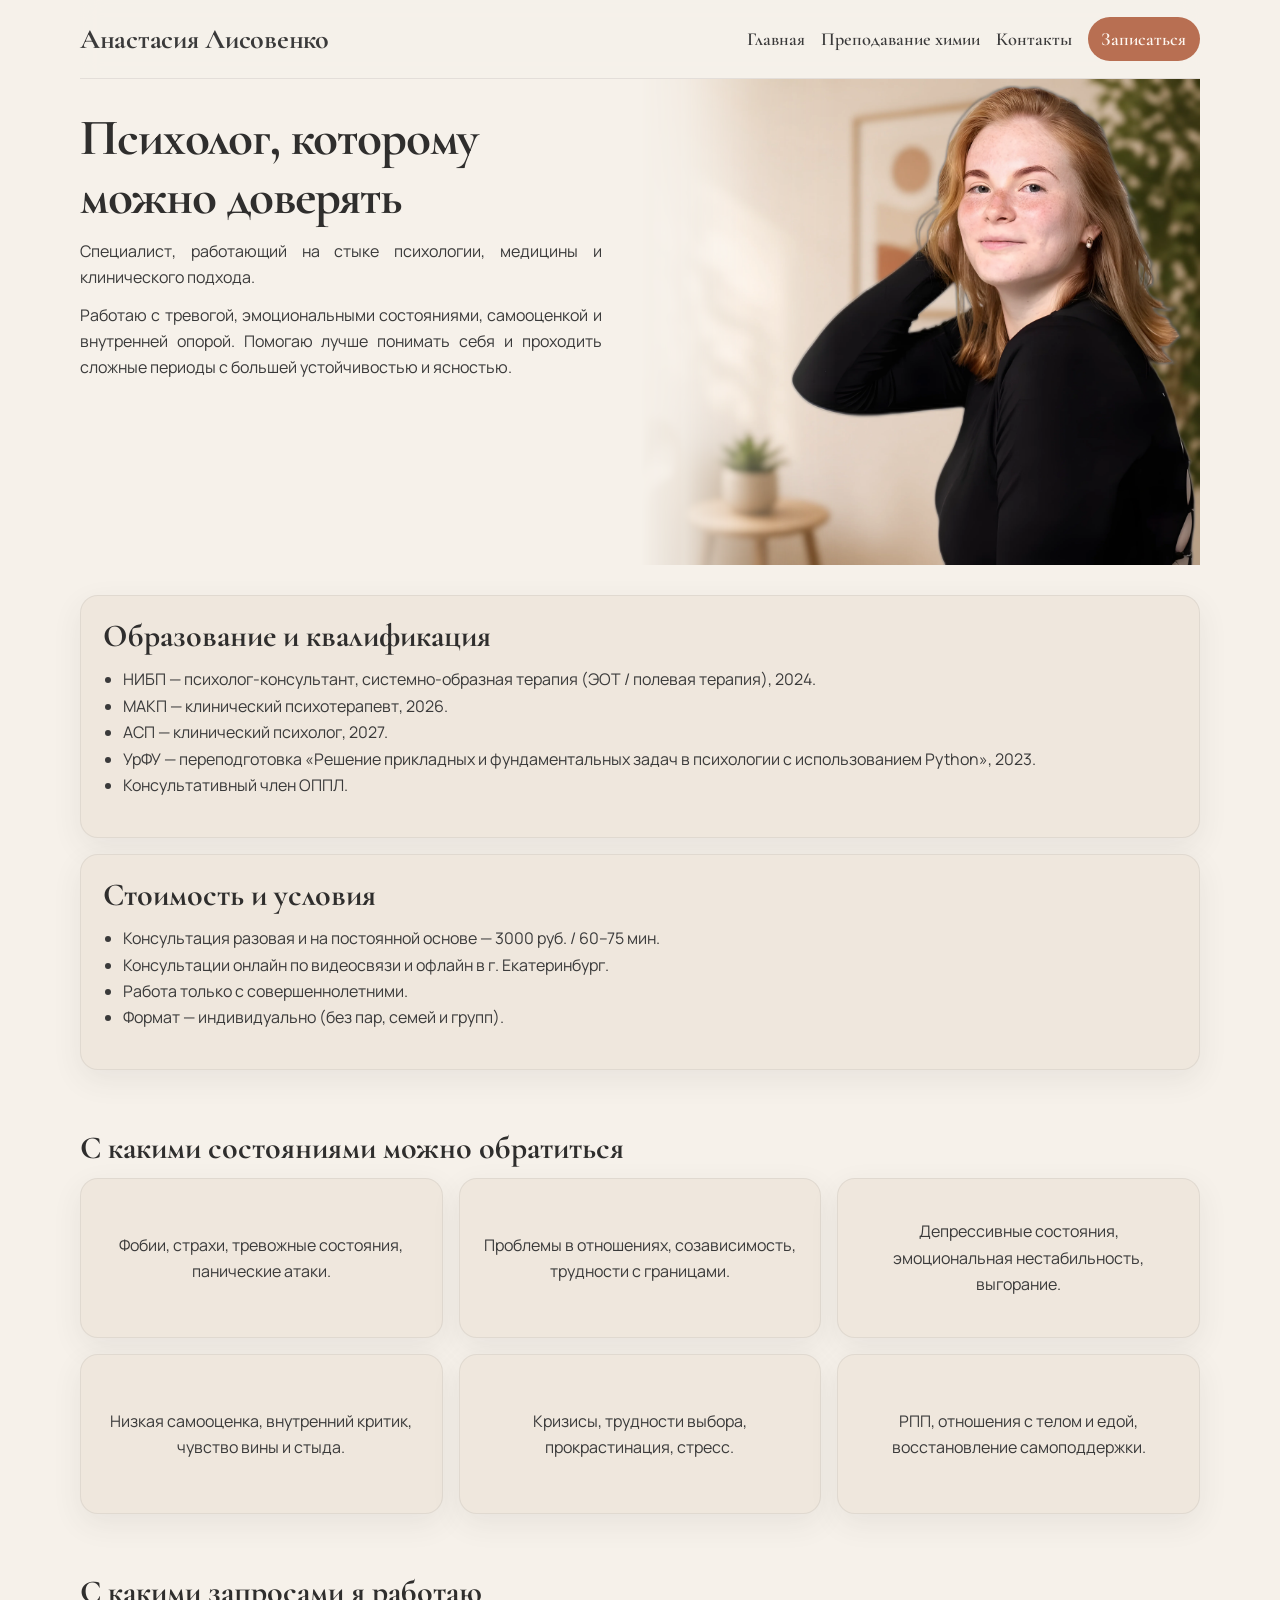
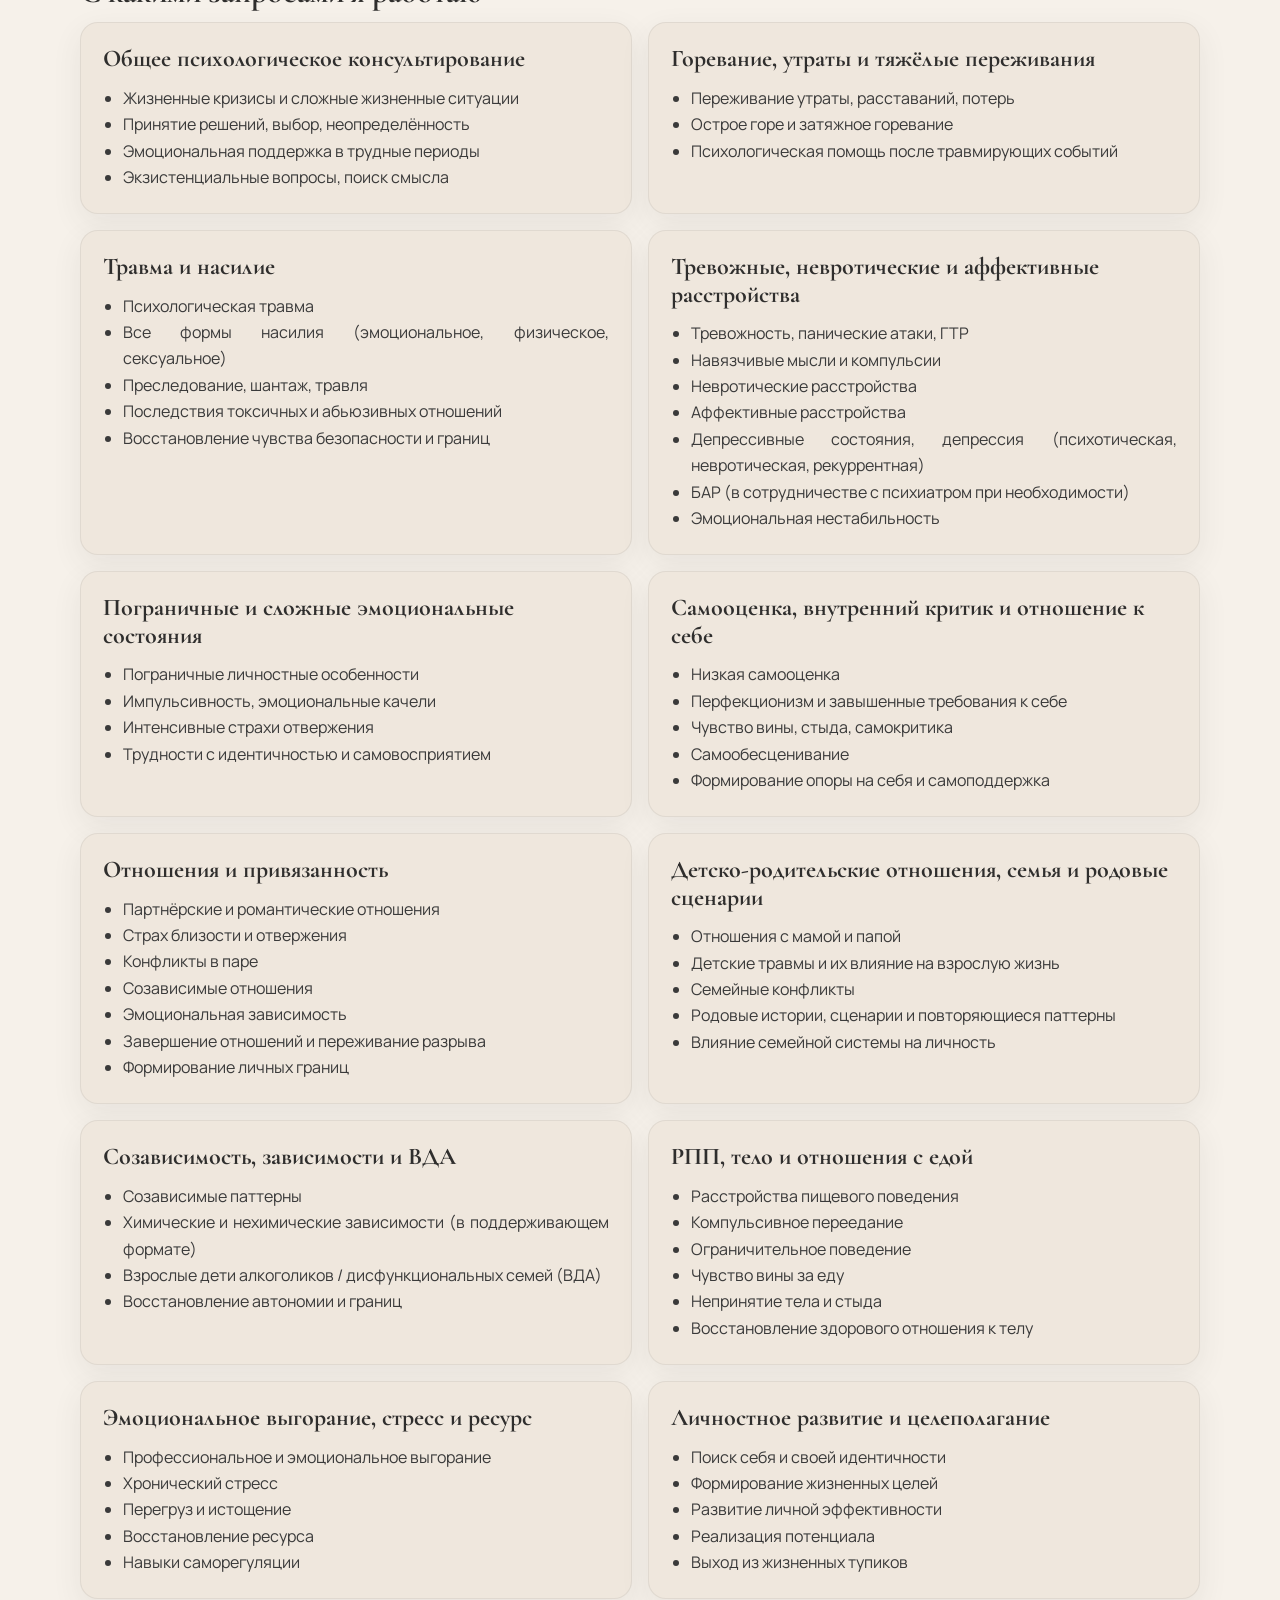
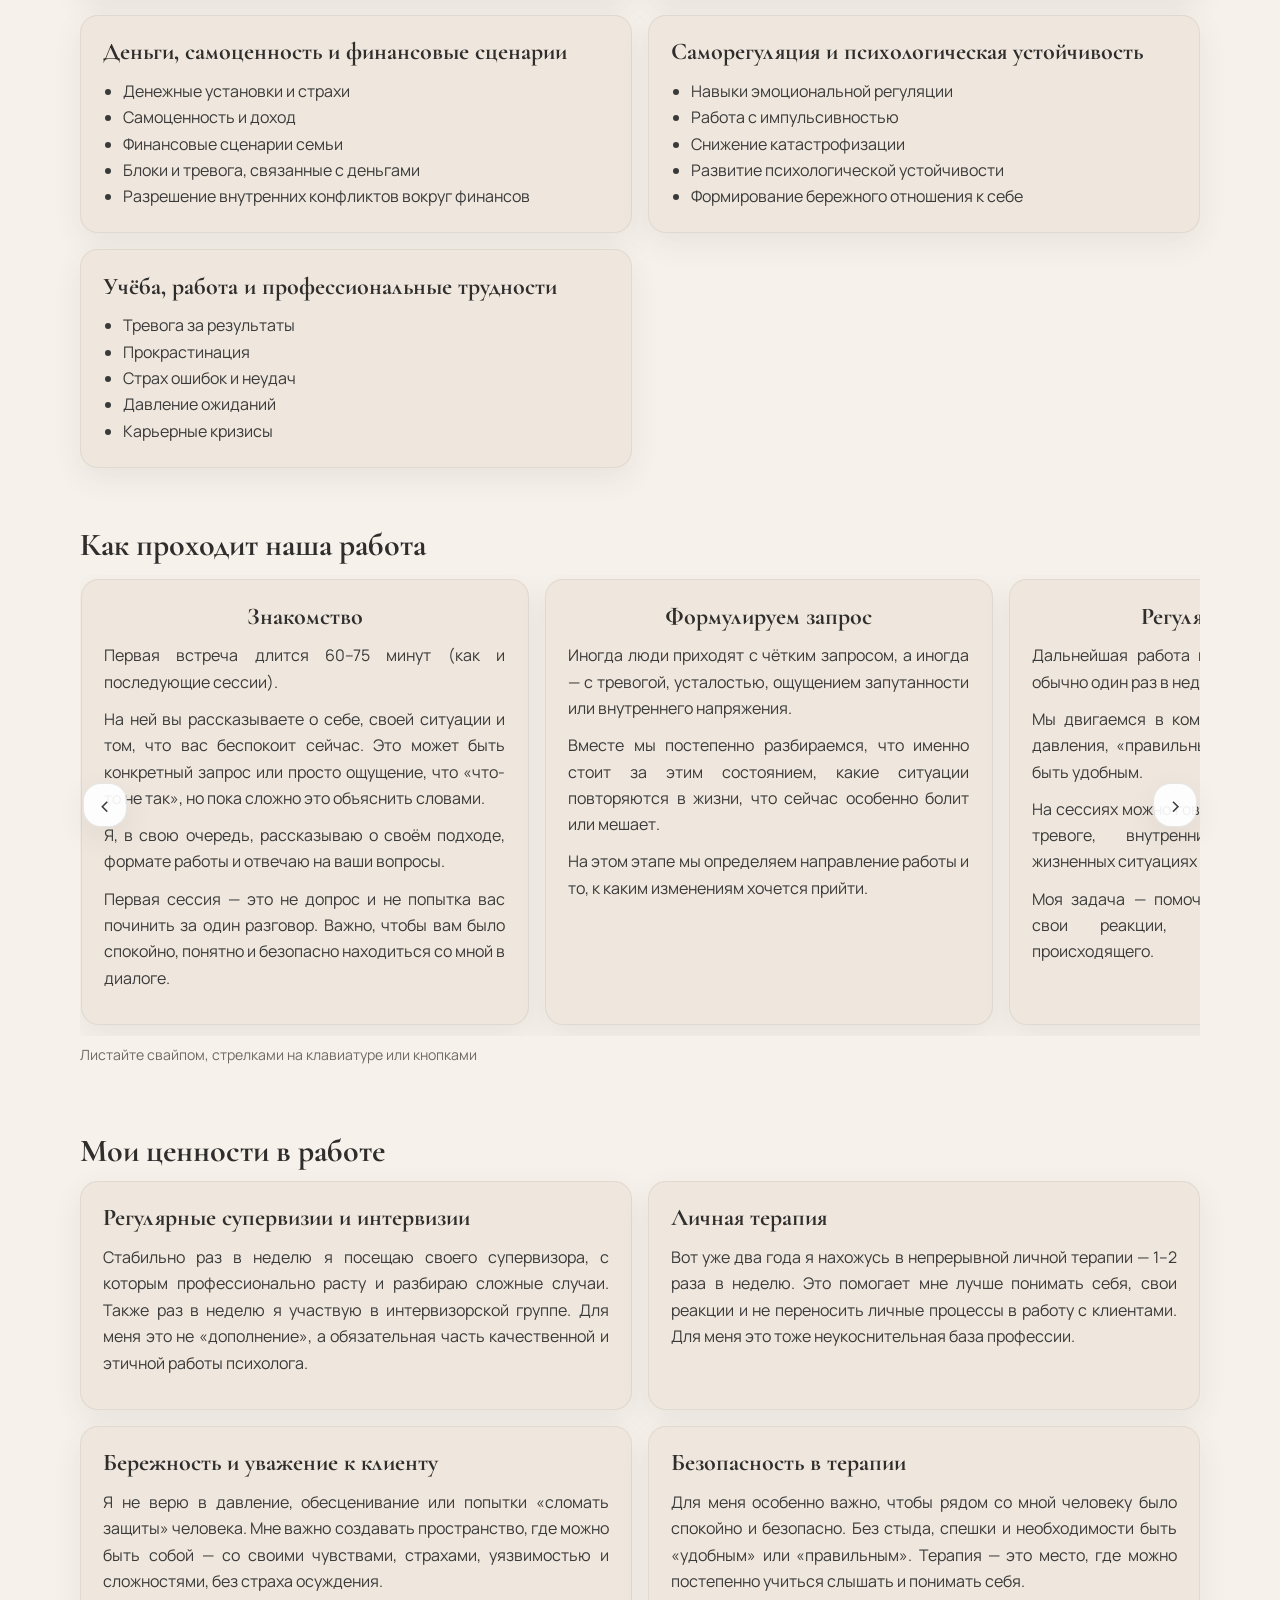
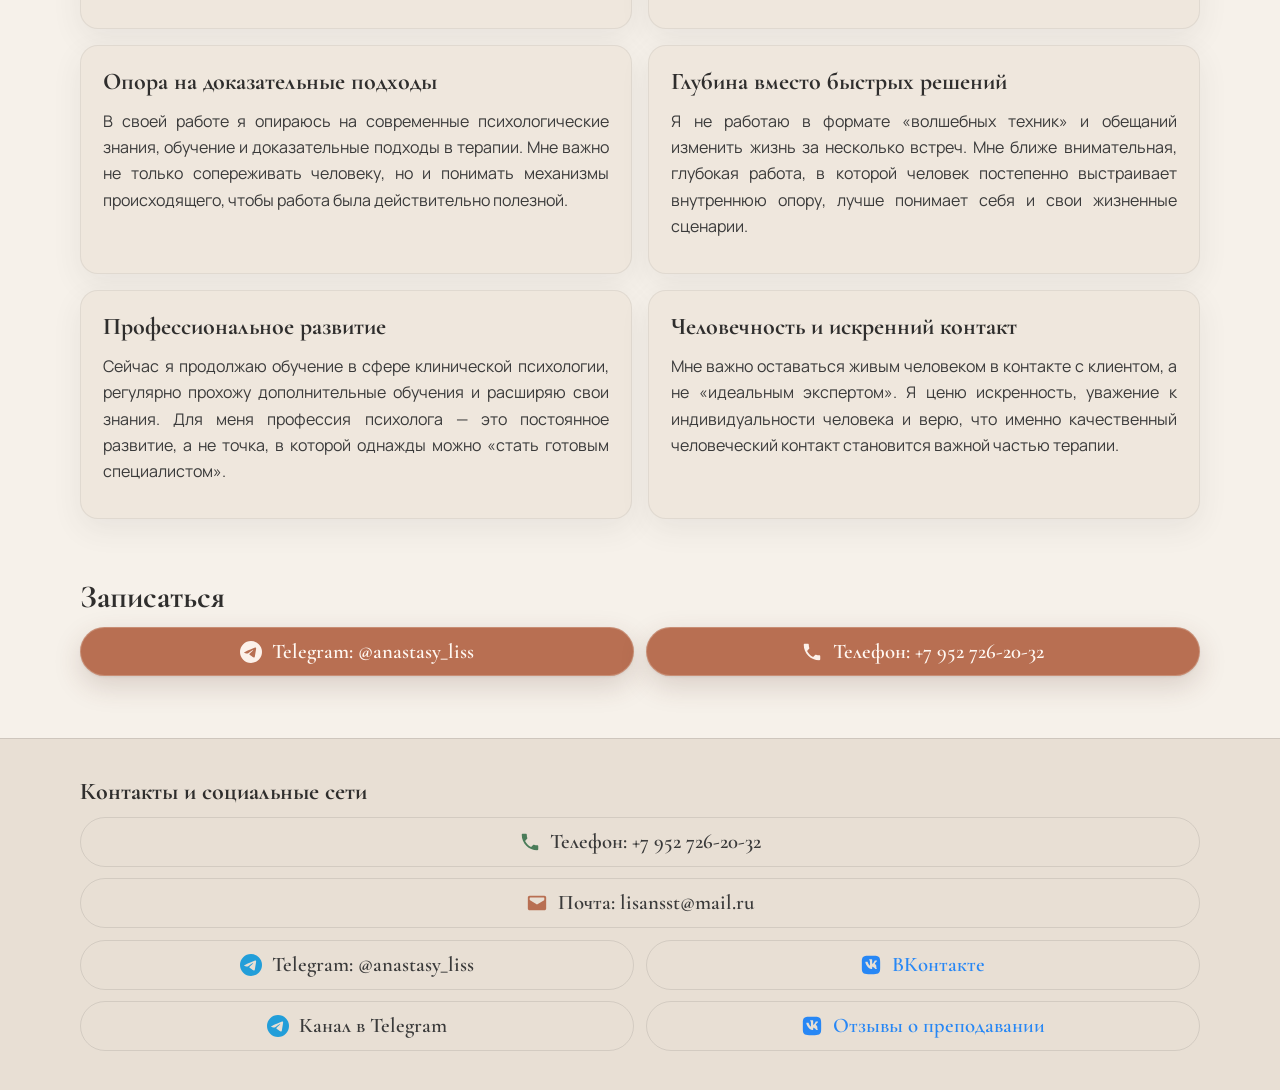
<file: psychology.html>
<!doctype html>
<html lang="ru">

<head>
  <meta charset="UTF-8" />
  <meta name="viewport" content="width=device-width, initial-scale=1.0, viewport-fit=cover" />
  <title>Психология | Анастасия Лисовенко</title>
  <meta name="description" content="Психологические консультации онлайн — работа с тревогой, выгоранием, самооценкой и отношениями. Клинический и бережный подход. Анастасия Лисовенко, психолог." />
  <meta name="color-scheme" content="only light" />
  <meta name="theme-color" content="#F6F1EA" />
  <link rel="icon" type="image/x-icon" href="./favicon.ico" />
  <link rel="icon" type="image/png" sizes="512x512" href="./img/icon.png" />
  <link rel="apple-touch-icon" sizes="180x180" href="./apple-touch-icon.png" />
  <link rel="canonical" href="https://lisovenko.netlify.app/psychology.html" />
  <meta property="og:type" content="website" />
  <meta property="og:url" content="https://lisovenko.netlify.app/psychology.html" />
  <meta property="og:locale" content="ru_RU" />
  <meta property="og:title" content="Психология | Анастасия Лисовенко" />
  <meta property="og:description" content="Психологическая поддержка и клиническая психотерапия: тревога, выгорание, отношения и личностные кризисы." />
  <meta property="og:image" content="https://lisovenko.netlify.app/img/preview/psychology.jpg" />
  <meta property="og:image:width" content="1200" />
  <meta property="og:image:height" content="630" />
  <meta property="og:image:alt" content="Психологическая консультация — Анастасия Лисовенко" />
  <meta name="twitter:card" content="summary_large_image" />
  <meta name="twitter:title" content="Психология | Анастасия Лисовенко" />
  <meta name="twitter:description" content="Психологическая поддержка и клиническая психотерапия: тревога, выгорание, отношения и личностные кризисы." />
  <meta name="twitter:image" content="https://lisovenko.netlify.app/img/preview/psychology.jpg" />
  <link rel="prefetch" href="./index.html" />
  <link rel="prefetch" href="./chemistry.html" />
  <script type="speculationrules">
  {"prerender":[{"source":"list","urls":["./index.html","./chemistry.html"]}]}
  </script>
  <link rel="preload" as="font" type="font/woff2" href="./fonts/cormorant-garamond-cyrillic.woff2" crossorigin />
  <link rel="preload" as="font" type="font/woff2" href="./fonts/manrope-cyrillic.woff2" crossorigin />
  <link rel="preload" as="image" href="./img/final/psyxo/combined.webp" type="image/webp" media="(min-width: 769px)" />
  <link rel="stylesheet" href="./styles.css?v=2" />
  <style>
    @media (prefers-color-scheme: dark) {
      html,body,main,#main-content,#contacts,#signup,.container,.section,.section--narrow,
      .cards-grid,.cards-grid--three,.cards-grid--two,.cards-grid--states,.cards-grid--requests,.cards-grid--directions,
      .process-slider-block,.process-slider-shell,.process-slider,.signup-actions,
      .main-hero-band,.chem-hero-band,.psy-hero-band,
      .main-hero-band>.container,.chem-hero-band>.container,.psy-hero-band>.container,
      .main-hero,.chem-hero,.psy-hero,.section-note
        { background-color:#f6f1ea !important; color:#3a3a3a !important; }
      .footer-inner,.footer-contact-actions,.footer-social
        { background-color:transparent !important; color:#3a3a3a !important; }
      .site-header { background:rgba(246,241,234,0.9) !important; border-bottom-color:rgba(58,58,58,0.1) !important; }
      .brand,.header-nav a:not(.header-cta) { color:#3a3a3a !important; }
      .header-nav .header-cta { background:#b86f52 !important; color:#fff8f2 !important; }
      .nav-toggle { color:#3a3a3a !important; background:none !important; }
      .nav-toggle-bar { background-color:#3a3a3a !important; }
      .header-nav.is-open { background:rgba(246,241,234,0.98) !important; }
      h1,h2,h3,h4,h5,h6 { color:#2f2e2d !important; }
      p,li,span,label { color:#3a3a3a !important; }
      .muted,.section-note { color:#6e6a66 !important; }
      .card,.card--full,.request-block,.process-slide { background:#efe7dd !important; color:#3a3a3a !important; border-color:rgba(58,58,58,0.08) !important; }
      .process-slider-nav { background:rgba(255,255,255,0.92) !important; color:#3a3a3a !important; }
      .signup-action-btn { background:#b86f52 !important; color:#fff8f2 !important; }
      .signup-action-btn span { color:#fff8f2 !important; }
      .signup-action-icon { color:rgba(255,248,242,0.95) !important; }
      .button-accent { background:#b86f52 !important; color:#fff8f2 !important; }
      .button-accent span { color:#fff8f2 !important; }
      .site-footer { background:#e8dfd4 !important; border-top-color:rgba(58,58,58,0.15) !important; }
      .footer-social-btn { background:transparent !important; color:#3a3a3a !important; border-color:rgba(58,58,58,0.18) !important; }
      .footer-social-btn--tel .footer-social-icon { color:#4a7c59 !important; }
      .footer-social-btn--mail .footer-social-icon { color:#b86f52 !important; }
      .footer-social-btn--tg .footer-social-icon { color:#229ed9 !important; }
      .skip-link { background:#f6f1ea !important; color:#3a3a3a !important; }
    }
  </style>
</head>

<body>
  <a class="skip-link" href="#main-content">Перейти к основному содержанию</a>
  <header class="site-header container">
    <a class="brand" href="./index.html">Анастасия Лисовенко</a>
    <button class="nav-toggle" aria-label="Открыть меню" aria-expanded="false" aria-controls="header-nav">
      <span class="nav-toggle-bar"></span>
      <span class="nav-toggle-bar"></span>
      <span class="nav-toggle-bar"></span>
    </button>
    <nav class="header-nav" id="header-nav" aria-label="Основная навигация">
      <a href="./index.html">Главная</a>
      <a href="./chemistry.html">Преподавание химии</a>
      <a href="#contacts">Контакты</a>
      <a class="header-cta" href="#signup">Записаться</a>
    </nav>
  </header>

  <main id="main-content">
    <div class="psy-hero-band">
      <div class="container">
        <section class="section section--narrow psy-hero">
          <picture class="hero-avatar-wrap">
            <source srcset="./img/psy-avatar.webp" type="image/webp" />
            <img class="hero-avatar" src="./img/psy-avatar.png" alt="Анастасия Лисовенко" width="120" height="120" />
          </picture>
          <h1>Психолог, которому можно доверять</h1>
          <p>
            Специалист, работающий на стыке психологии, медицины и клинического подхода.
          </p>
          <p>
            Работаю с тревогой, эмоциональными состояниями, самооценкой и внутренней опорой. Помогаю лучше понимать
            себя и проходить сложные периоды с большей устойчивостью и ясностью.
          </p>
        </section>
      </div>
    </div>

    <div class="container">
    <section class="section">
      <div class="cards-grid">
        <article class="card card--full">
          <h2>Образование и квалификация</h2>
          <ul>
            <li>
              НИБП — психолог-консультант, системно-образная терапия (ЭОТ / полевая
              терапия), 2024.
            </li>
            <li>МАКП — клинический психотерапевт, 2026.</li>
            <li>АСП — клинический психолог, 2027.</li>
            <li>
              УрФУ — переподготовка «Решение прикладных и фундаментальных задач в
              психологии с использованием Python», 2023.
            </li>
            <li>Консультативный член ОППЛ.</li>
          </ul>
        </article>

        <article class="card card--full">
          <h2>Стоимость и условия</h2>
          <ul>
            <li>Консультация разовая и на постоянной основе — 3000 руб. / 60–75 мин.</li>
            <li>Консультации онлайн по видеосвязи и офлайн в г. Екатеринбург.</li>
            <li>Работа только с совершеннолетними.</li>
            <li>Формат — индивидуально (без пар, семей и групп).</li>
          </ul>
        </article>
      </div>
    </section>

    <section class="section">
      <h2>С какими состояниями можно обратиться</h2>
      <div class="cards-grid cards-grid--three cards-grid--states">
        <article class="card">
          <p>Фобии, страхи, тревожные состояния, панические атаки.</p>
        </article>
        <article class="card">
          <p>Проблемы в отношениях, созависимость, трудности с границами.</p>
        </article>
        <article class="card">
          <p>Депрессивные состояния, эмоциональная нестабильность, выгорание.</p>
        </article>
        <article class="card">
          <p>Низкая самооценка, внутренний критик, чувство вины и стыда.</p>
        </article>
        <article class="card">
          <p>Кризисы, трудности выбора, прокрастинация, стресс.</p>
        </article>
        <article class="card">
          <p>РПП, отношения с телом и едой, восстановление самоподдержки.</p>
        </article>
      </div>
    </section>

    <section class="section">
      <h2>С какими запросами я работаю</h2>
      <div class="cards-grid cards-grid--two cards-grid--requests">
        <article class="card card--full request-block">
          <h3>Общее психологическое консультирование</h3>
          <ul>
            <li>Жизненные кризисы и сложные жизненные ситуации</li>
            <li>Принятие решений, выбор, неопределённость</li>
            <li>Эмоциональная поддержка в трудные периоды</li>
            <li>Экзистенциальные вопросы, поиск смысла</li>
          </ul>
        </article>
        <article class="card card--full request-block">
          <h3>Горевание, утраты и тяжёлые переживания</h3>
          <ul>
            <li>Переживание утраты, расставаний, потерь</li>
            <li>Острое горе и затяжное горевание</li>
            <li>Психологическая помощь после травмирующих событий</li>
          </ul>
        </article>
        <article class="card card--full request-block">
          <h3>Травма и насилие</h3>
          <ul>
            <li>Психологическая травма</li>
            <li>Все формы насилия (эмоциональное, физическое, сексуальное)</li>
            <li>Преследование, шантаж, травля</li>
            <li>Последствия токсичных и абьюзивных отношений</li>
            <li>Восстановление чувства безопасности и границ</li>
          </ul>
        </article>
        <article class="card card--full request-block">
          <h3>Тревожные, невротические и аффективные расстройства</h3>
          <ul>
            <li>Тревожность, панические атаки, ГТР</li>
            <li>Навязчивые мысли и компульсии</li>
            <li>Невротические расстройства</li>
            <li>Аффективные расстройства</li>
            <li>Депрессивные состояния, депрессия (психотическая, невротическая, рекуррентная)</li>
            <li>БАР (в сотрудничестве с психиатром при необходимости)</li>
            <li>Эмоциональная нестабильность</li>
          </ul>
        </article>
        <article class="card card--full request-block">
          <h3>Пограничные и сложные эмоциональные состояния</h3>
          <ul>
            <li>Пограничные личностные особенности</li>
            <li>Импульсивность, эмоциональные качели</li>
            <li>Интенсивные страхи отвержения</li>
            <li>Трудности с идентичностью и самовосприятием</li>
          </ul>
        </article>
        <article class="card card--full request-block">
          <h3>Самооценка, внутренний критик и отношение к себе</h3>
          <ul>
            <li>Низкая самооценка</li>
            <li>Перфекционизм и завышенные требования к себе</li>
            <li>Чувство вины, стыда, самокритика</li>
            <li>Самообесценивание</li>
            <li>Формирование опоры на себя и самоподдержка</li>
          </ul>
        </article>
        <article class="card card--full request-block">
          <h3>Отношения и привязанность</h3>
          <ul>
            <li>Партнёрские и романтические отношения</li>
            <li>Страх близости и отвержения</li>
            <li>Конфликты в паре</li>
            <li>Созависимые отношения</li>
            <li>Эмоциональная зависимость</li>
            <li>Завершение отношений и переживание разрыва</li>
            <li>Формирование личных границ</li>
          </ul>
        </article>
        <article class="card card--full request-block">
          <h3>Детско-родительские отношения, семья и родовые сценарии</h3>
          <ul>
            <li>Отношения с мамой и папой</li>
            <li>Детские травмы и их влияние на взрослую жизнь</li>
            <li>Семейные конфликты</li>
            <li>Родовые истории, сценарии и повторяющиеся паттерны</li>
            <li>Влияние семейной системы на личность</li>
          </ul>
        </article>
        <article class="card card--full request-block">
          <h3>Созависимость, зависимости и ВДА</h3>
          <ul>
            <li>Созависимые паттерны</li>
            <li>Химические и нехимические зависимости (в поддерживающем формате)</li>
            <li>Взрослые дети алкоголиков / дисфункциональных семей (ВДА)</li>
            <li>Восстановление автономии и границ</li>
          </ul>
        </article>
        <article class="card card--full request-block">
          <h3>РПП, тело и отношения с едой</h3>
          <ul>
            <li>Расстройства пищевого поведения</li>
            <li>Компульсивное переедание</li>
            <li>Ограничительное поведение</li>
            <li>Чувство вины за еду</li>
            <li>Непринятие тела и стыда</li>
            <li>Восстановление здорового отношения к телу</li>
          </ul>
        </article>
        <article class="card card--full request-block">
          <h3>Эмоциональное выгорание, стресс и ресурс</h3>
          <ul>
            <li>Профессиональное и эмоциональное выгорание</li>
            <li>Хронический стресс</li>
            <li>Перегруз и истощение</li>
            <li>Восстановление ресурса</li>
            <li>Навыки саморегуляции</li>
          </ul>
        </article>
        <article class="card card--full request-block">
          <h3>Личностное развитие и целеполагание</h3>
          <ul>
            <li>Поиск себя и своей идентичности</li>
            <li>Формирование жизненных целей</li>
            <li>Развитие личной эффективности</li>
            <li>Реализация потенциала</li>
            <li>Выход из жизненных тупиков</li>
          </ul>
        </article>
        <article class="card card--full request-block">
          <h3>Деньги, самоценность и финансовые сценарии</h3>
          <ul>
            <li>Денежные установки и страхи</li>
            <li>Самоценность и доход</li>
            <li>Финансовые сценарии семьи</li>
            <li>Блоки и тревога, связанные с деньгами</li>
            <li>Разрешение внутренних конфликтов вокруг финансов</li>
          </ul>
        </article>
        <article class="card card--full request-block">
          <h3>Саморегуляция и психологическая устойчивость</h3>
          <ul>
            <li>Навыки эмоциональной регуляции</li>
            <li>Работа с импульсивностью</li>
            <li>Снижение катастрофизации</li>
            <li>Развитие психологической устойчивости</li>
            <li>Формирование бережного отношения к себе</li>
          </ul>
        </article>
        <article class="card card--full request-block">
          <h3>Учёба, работа и профессиональные трудности</h3>
          <ul>
            <li>Тревога за результаты</li>
            <li>Прокрастинация</li>
            <li>Страх ошибок и неудач</li>
            <li>Давление ожиданий</li>
            <li>Карьерные кризисы</li>
          </ul>
        </article>
      </div>
    </section>

    <section class="section">
      <h2>Как проходит наша работа</h2>
      <div class="process-slider-block" data-process-slider>
        <div class="process-slider-shell">
          <button type="button" class="process-slider-nav process-slider-nav--prev" data-slider-prev
            aria-controls="process-slider-track" aria-label="Предыдущий этап">
            ‹
          </button>
          <div class="process-slider" id="process-slider-track" tabindex="0" role="region"
            aria-roledescription="карусель" aria-label="Этапы работы">
            <article class="process-slide card card--full request-block">
              <h3>Знакомство</h3>
              <p>
                Первая встреча длится 60–75 минут (как и последующие сессии).
              </p>
              <p>
                На ней вы рассказываете о себе, своей ситуации и том, что вас беспокоит
                сейчас. Это может быть конкретный запрос или просто ощущение, что
                «что-то не так», но пока сложно это объяснить словами.
              </p>
              <p>
                Я, в свою очередь, рассказываю о своём подходе, формате работы и отвечаю
                на ваши вопросы.
              </p>
              <p>
                Первая сессия — это не допрос и не попытка вас починить за один разговор.
                Важно, чтобы вам было спокойно, понятно и безопасно находиться со мной в
                диалоге.
              </p>
            </article>
            <article class="process-slide card card--full request-block">
              <h3>Формулируем запрос</h3>
              <p>
                Иногда люди приходят с чётким запросом, а иногда — с тревогой, усталостью,
                ощущением запутанности или внутреннего напряжения.
              </p>
              <p>
                Вместе мы постепенно разбираемся, что именно стоит за этим состоянием,
                какие ситуации повторяются в жизни, что сейчас особенно болит или мешает.
              </p>
              <p>
                На этом этапе мы определяем направление работы и то, к каким изменениям
                хочется прийти.
              </p>
            </article>
            <article class="process-slide card card--full request-block">
              <h3>Регулярные сессии</h3>
              <p>
                Дальнейшая работа проходит онлайн или очно — обычно один раз в неделю.
              </p>
              <p>
                Мы двигаемся в комфортном для вас темпе: без давления, «правильных» ответов
                и необходимости быть удобным.
              </p>
              <p>
                На сессиях можно говорить о чувствах, отношениях, тревоге, внутренних
                конфликтах, сложных жизненных ситуациях и всём, что для вас важно.
              </p>
              <p>
                Моя задача — помочь вам лучше понимать себя, свои реакции, потребности и
                причины происходящего.
              </p>
            </article>
            <article class="process-slide card card--full request-block">
              <h3>Замечаете изменения</h3>
              <p>Постепенно внутри появляется больше устойчивости и ясности.</p>
              <p>
                Снижается уровень тревоги, становится легче выдерживать эмоции и
                жизненные сложности, появляется больше опоры на себя и понимания своих
                желаний, границ и потребностей.
              </p>
              <p>
                Изменения в терапии редко происходят за одну встречу, но со временем многие
                замечают, что начинают по-другому относиться к себе, людям и своей жизни.
              </p>
            </article>
          </div>
          <button type="button" class="process-slider-nav process-slider-nav--next" data-slider-next
            aria-controls="process-slider-track" aria-label="Следующий этап">
            ›
          </button>
        </div>
        <p class="process-slider-hint muted">
          Листайте свайпом, стрелками на клавиатуре или кнопками
        </p>
      </div>
    </section>

    <section class="section">
      <h2>Мои ценности в работе</h2>
      <div class="cards-grid cards-grid--two">
        <article class="card card--full request-block">
          <h3>Регулярные супервизии и интервизии</h3>
          <p>
            Стабильно раз в неделю я посещаю своего супервизора, с которым
            профессионально расту и разбираю сложные случаи. Также раз в неделю я
            участвую в интервизорской группе. Для меня это не «дополнение», а
            обязательная часть качественной и этичной работы психолога.
          </p>
        </article>
        <article class="card card--full request-block">
          <h3>Личная терапия</h3>
          <p>
            Вот уже два года я нахожусь в непрерывной личной терапии — 1–2 раза в
            неделю. Это помогает мне лучше понимать себя, свои реакции и не переносить
            личные процессы в работу с клиентами. Для меня это тоже неукоснительная
            база профессии.
          </p>
        </article>
        <article class="card card--full request-block">
          <h3>Бережность и уважение к клиенту</h3>
          <p>
            Я не верю в давление, обесценивание или попытки «сломать защиты» человека.
            Мне важно создавать пространство, где можно быть собой — со своими
            чувствами, страхами, уязвимостью и сложностями, без страха осуждения.
          </p>
        </article>
        <article class="card card--full request-block">
          <h3>Безопасность в терапии</h3>
          <p>
            Для меня особенно важно, чтобы рядом со мной человеку было спокойно и
            безопасно. Без стыда, спешки и необходимости быть «удобным» или
            «правильным». Терапия — это место, где можно постепенно учиться слышать и
            понимать себя.
          </p>
        </article>
        <article class="card card--full request-block">
          <h3>Опора на доказательные подходы</h3>
          <p>
            В своей работе я опираюсь на современные психологические знания, обучение и
            доказательные подходы в терапии. Мне важно не только сопереживать человеку,
            но и понимать механизмы происходящего, чтобы работа была действительно
            полезной.
          </p>
        </article>
        <article class="card card--full request-block">
          <h3>Глубина вместо быстрых решений</h3>
          <p>
            Я не работаю в формате «волшебных техник» и обещаний изменить жизнь за
            несколько встреч. Мне ближе внимательная, глубокая работа, в которой человек
            постепенно выстраивает внутреннюю опору, лучше понимает себя и свои
            жизненные сценарии.
          </p>
        </article>
        <article class="card card--full request-block">
          <h3>Профессиональное развитие</h3>
          <p>
            Сейчас я продолжаю обучение в сфере клинической психологии, регулярно
            прохожу дополнительные обучения и расширяю свои знания. Для меня профессия
            психолога — это постоянное развитие, а не точка, в которой однажды можно
            «стать готовым специалистом».
          </p>
        </article>
        <article class="card card--full request-block">
          <h3>Человечность и искренний контакт</h3>
          <p>
            Мне важно оставаться живым человеком в контакте с клиентом, а не «идеальным
            экспертом». Я ценю искренность, уважение к индивидуальности человека и
            верю, что именно качественный человеческий контакт становится важной
            частью терапии.
          </p>
        </article>
      </div>
    </section>

    <section class="section" id="signup">
      <h2>Записаться</h2>
      <div class="signup-actions">
        <a class="signup-action-btn" href="https://t.me/anastasy_liss" target="_blank" rel="noopener noreferrer">
          <svg class="signup-action-icon" width="22" height="22" viewBox="0 0 24 24" aria-hidden="true">
            <path fill="currentColor"
              d="M11.944 0A12 12 0 0 0 0 12a12 12 0 0 0 12 12 12 12 0 0 0 12-12A12 12 0 0 0 12 0a12 12 0 0 0-.056 0zm4.962 7.224c.1-.002.321.023.465.14a.506.506 0 0 1 .171.325c.016.093.036.306.02.472-.18 1.898-.962 6.502-1.36 8.627-.168.9-.499 1.201-.82 1.23-.696.065-1.225-.461-1.9-.902-1.056-.693-1.653-1.124-2.678-1.8-1.185-.776-.417-1.21.258-1.91.177-.184 3.247-2.977 3.307-3.23.007-.032.014-.15-.056-.212s-.174-.041-.249-.024c-.106.024-1.793 1.14-5.061 3.345-.48.33-.913.49-1.302.48-.428-.008-1.252-.241-1.865-.44-.752-.245-1.349-.374-1.297-.789.027-.216.325-.437.893-.663 3.498-1.524 5.83-2.529 6.998-3.014 3.332-1.386 4.025-1.627 4.476-1.635z" />
          </svg>
          <span>Telegram: @anastasy_liss</span>
        </a>
        <a class="signup-action-btn" href="tel:+79527262032">
          <svg class="signup-action-icon" width="22" height="22" viewBox="0 0 24 24" aria-hidden="true">
            <path fill="currentColor"
              d="M6.62 10.79c1.44 2.83 3.76 5.14 6.59 6.59l2.2-2.2c.27-.27.67-.36 1.02-.24 1.12.37 2.33.57 3.57.57.55 0 1 .45 1 1V20c0 .55-.45 1-1 1-9.39 0-17-7.61-17-17 0-.55.45-1 1-1h3.5c.55 0 1 .45 1 1 0 1.25.2 2.45.57 3.57.11.35.03.74-.25 1.02l-2.2 2.21z" />
          </svg>
          <span>Телефон: +7 952 726-20-32</span>
        </a>
      </div>
    </section>
    </div>
  </main>

  <div id="contacts">
    <div id="site-footer-mount">
      <footer class="site-footer">
        <div class="container footer-inner">
          <h3>Контакты и социальные сети</h3>
          <div class="footer-contact-actions">
            <a class="footer-social-btn footer-social-btn--tel" href="tel:+79527262032">
              <svg class="footer-social-icon" width="22" height="22" viewBox="0 0 24 24" aria-hidden="true">
                <path fill="currentColor" d="M6.62 10.79c1.44 2.83 3.76 5.14 6.59 6.59l2.2-2.2c.27-.27.67-.36 1.02-.24 1.12.37 2.33.57 3.57.57.55 0 1 .45 1 1V20c0 .55-.45 1-1 1-9.39 0-17-7.61-17-17 0-.55.45-1 1-1h3.5c.55 0 1 .45 1 1 0 1.25.2 2.45.57 3.57.11.35.03.74-.25 1.02l-2.2 2.21z" />
              </svg>
              <span>Телефон: +7 952 726-20-32</span>
            </a>
            <a class="footer-social-btn footer-social-btn--mail" href="mailto:lisansst@mail.ru">
              <svg class="footer-social-icon" width="22" height="22" viewBox="0 0 24 24" aria-hidden="true">
                <path fill="currentColor" d="M20 4H4c-1.1 0-1.99.9-1.99 2L2 18c0 1.1.9 2 2 2h16c1.1 0 2-.9 2-2V6c0-1.1-.9-2-2-2zm-.2 4.99L12 13.5 4.47 8.99A.998.998 0 014 8V7c0-.55.45-1 1-1h14c.55 0 1 .45 1 1v1c0 .26-.11.51-.29.69z" />
              </svg>
              <span>Почта: lisansst@mail.ru</span>
            </a>
          </div>
          <div class="footer-social">
            <a class="footer-social-btn footer-social-btn--tg" href="https://t.me/anastasy_liss" target="_blank" rel="noopener noreferrer">
              <svg class="footer-social-icon" width="22" height="22" viewBox="0 0 24 24" aria-hidden="true">
                <path fill="currentColor" d="M11.944 0A12 12 0 0 0 0 12a12 12 0 0 0 12 12 12 12 0 0 0 12-12A12 12 0 0 0 12 0a12 12 0 0 0-.056 0zm4.962 7.224c.1-.002.321.023.465.14a.506.506 0 0 1 .171.325c.016.093.036.306.02.472-.18 1.898-.962 6.502-1.36 8.627-.168.9-.499 1.201-.82 1.23-.696.065-1.225-.461-1.9-.902-1.056-.693-1.653-1.124-2.678-1.8-1.185-.776-.417-1.21.258-1.91.177-.184 3.247-2.977 3.307-3.23.007-.032.014-.15-.056-.212s-.174-.041-.249-.024c-.106.024-1.793 1.14-5.061 3.345-.48.33-.913.49-1.302.48-.428-.008-1.252-.241-1.865-.44-.752-.245-1.349-.374-1.297-.789.027-.216.325-.437.893-.663 3.498-1.524 5.83-2.529 6.998-3.014 3.332-1.386 4.025-1.627 4.476-1.635z" />
              </svg>
              <span>Telegram: @anastasy_liss</span>
            </a>
            <a class="footer-social-btn footer-social-btn--vk" href="https://vk.com/anastasy_him" target="_blank" rel="noopener noreferrer">
              <svg class="footer-social-icon" width="22" height="22" viewBox="0 0 24 24" aria-hidden="true">
                <path fill="currentColor" d="M15.07 2H8.93C3.33 2 2 3.33 2 8.93v6.14C2 20.67 3.33 22 8.93 22h6.14c5.6 0 6.93-1.33 6.93-6.93V8.93C22 3.33 20.67 2 15.07 2zm3.28 14.27h-1.46c-.55 0-.72-.44-1.71-1.45-.86-.8-1.24-.91-1.46-.91-.3 0-.39.08-.39.47v1.32c0 .33-.11.53-1 .53-1.48 0-3.11-.89-4.27-2.55-1.74-2.46-2.22-4.31-2.22-4.69 0-.21.08-.41.47-.41h1.46c.35 0 .48.16.62.54.66 1.87 1.77 3.52 2.22 3.52.17 0 .25-.08.25-.54V8.35c-.04-1.54-.93-1.67-.88-2.22.02-.19.15-.36.47-.36h2.31c.39 0 .53.21.53.73v3.6c0 .39.17.53.28.53.17 0 .32-.1.64-.4 1-1.12 1.71-2.85 1.71-2.85.1-.26.27-.37.71-.37h1.46c.49 0 .6.26.49.62-.12.36-.93 1.06-1.96 2.21-.25.26-.37.39-.37.58 0 .17.1.32.44.67.93.98 1.31 1.89 1.31 2.25 0 .12-.03.23-.47.23z" />
              </svg>
              <span>ВКонтакте</span>
            </a>
            <a class="footer-social-btn footer-social-btn--tg" href="https://t.me/anastasy_lis" target="_blank" rel="noopener noreferrer">
              <svg class="footer-social-icon" width="22" height="22" viewBox="0 0 24 24" aria-hidden="true">
                <path fill="currentColor" d="M11.944 0A12 12 0 0 0 0 12a12 12 0 0 0 12 12 12 12 0 0 0 12-12A12 12 0 0 0 12 0a12 12 0 0 0-.056 0zm4.962 7.224c.1-.002.321.023.465.14a.506.506 0 0 1 .171.325c.016.093.036.306.02.472-.18 1.898-.962 6.502-1.36 8.627-.168.9-.499 1.201-.82 1.23-.696.065-1.225-.461-1.9-.902-1.056-.693-1.653-1.124-2.678-1.8-1.185-.776-.417-1.21.258-1.91.177-.184 3.247-2.977 3.307-3.23.007-.032.014-.15-.056-.212s-.174-.041-.249-.024c-.106.024-1.793 1.14-5.061 3.345-.48.33-.913.49-1.302.48-.428-.008-1.252-.241-1.865-.44-.752-.245-1.349-.374-1.297-.789.027-.216.325-.437.893-.663 3.498-1.524 5.83-2.529 6.998-3.014 3.332-1.386 4.025-1.627 4.476-1.635z" />
              </svg>
              <span>Канал в Telegram</span>
            </a>
            <a class="footer-social-btn footer-social-btn--reviews" href="https://vk.com/topic-217489056_48950929" target="_blank" rel="noopener noreferrer">
              <svg class="footer-social-icon" width="22" height="22" viewBox="0 0 24 24" aria-hidden="true">
                <path fill="currentColor" d="M15.07 2H8.93C3.33 2 2 3.33 2 8.93v6.14C2 20.67 3.33 22 8.93 22h6.14c5.6 0 6.93-1.33 6.93-6.93V8.93C22 3.33 20.67 2 15.07 2zm3.28 14.27h-1.46c-.55 0-.72-.44-1.71-1.45-.86-.8-1.24-.91-1.46-.91-.3 0-.39.08-.39.47v1.32c0 .33-.11.53-1 .53-1.48 0-3.11-.89-4.27-2.55-1.74-2.46-2.22-4.31-2.22-4.69 0-.21.08-.41.47-.41h1.46c.35 0 .48.16.62.54.66 1.87 1.77 3.52 2.22 3.52.17 0 .25-.08.25-.54V8.35c-.04-1.54-.93-1.67-.88-2.22.02-.19.15-.36.47-.36h2.31c.39 0 .53.21.53.73v3.6c0 .39.17.53.28.53.17 0 .32-.1.64-.4 1-1.12 1.71-2.85 1.71-2.85.1-.26.27-.37.71-.37h1.46c.49 0 .6.26.49.62-.12.36-.93 1.06-1.96 2.21-.25.26-.37.39-.37.58 0 .17.1.32.44.67.93.98 1.31 1.89 1.31 2.25 0 .12-.03.23-.47.23z" />
              </svg>
              <span>Отзывы о преподавании</span>
            </a>
          </div>
        </div>
      </footer>
    </div>
  </div>
  <script src="./script.js"></script>
</body>

</html>
</file>
<file: styles.css>
/* ─── Self-hosted fonts ─── */

/* Cormorant Garamond */
@font-face {
  font-family: 'Cormorant Garamond';
  font-style: normal;
  font-weight: 400 700;
  font-display: swap;
  src: url('./fonts/cormorant-garamond-cyrillic-ext.woff2') format('woff2');
  unicode-range: U+0460-052F, U+1C80-1C8A, U+20B4, U+2DE0-2DFF, U+A640-A69F, U+FE2E-FE2F;
}
@font-face {
  font-family: 'Cormorant Garamond';
  font-style: normal;
  font-weight: 400 700;
  font-display: swap;
  src: url('./fonts/cormorant-garamond-cyrillic.woff2') format('woff2');
  unicode-range: U+0301, U+0400-045F, U+0490-0491, U+04B0-04B1, U+2116;
}
@font-face {
  font-family: 'Cormorant Garamond';
  font-style: normal;
  font-weight: 400 700;
  font-display: swap;
  src: url('./fonts/cormorant-garamond-vietnamese.woff2') format('woff2');
  unicode-range: U+0102-0103, U+0110-0111, U+0128-0129, U+0168-0169, U+01A0-01A1, U+01AF-01B0, U+0300-0301, U+0303-0304, U+0308-0309, U+0323, U+0329, U+1EA0-1EF9, U+20AB;
}
@font-face {
  font-family: 'Cormorant Garamond';
  font-style: normal;
  font-weight: 400 700;
  font-display: swap;
  src: url('./fonts/cormorant-garamond-latin-ext.woff2') format('woff2');
  unicode-range: U+0100-02BA, U+02BD-02C5, U+02C7-02CC, U+02CE-02D7, U+02DD-02FF, U+0304, U+0308, U+0329, U+1D00-1DBF, U+1E00-1E9F, U+1EF2-1EFF, U+2020, U+20A0-20AB, U+20AD-20C0, U+2113, U+2C60-2C7F, U+A720-A7FF;
}
@font-face {
  font-family: 'Cormorant Garamond';
  font-style: normal;
  font-weight: 400 700;
  font-display: swap;
  src: url('./fonts/cormorant-garamond-latin.woff2') format('woff2');
  unicode-range: U+0000-00FF, U+0131, U+0152-0153, U+02BB-02BC, U+02C6, U+02DA, U+02DC, U+0304, U+0308, U+0329, U+2000-206F, U+20AC, U+2122, U+2191, U+2193, U+2212, U+2215, U+FEFF, U+FFFD;
}

/* Manrope */
@font-face {
  font-family: 'Manrope';
  font-style: normal;
  font-weight: 400 700;
  font-display: swap;
  src: url('./fonts/manrope-cyrillic-ext.woff2') format('woff2');
  unicode-range: U+0460-052F, U+1C80-1C8A, U+20B4, U+2DE0-2DFF, U+A640-A69F, U+FE2E-FE2F;
}
@font-face {
  font-family: 'Manrope';
  font-style: normal;
  font-weight: 400 700;
  font-display: swap;
  src: url('./fonts/manrope-cyrillic.woff2') format('woff2');
  unicode-range: U+0301, U+0400-045F, U+0490-0491, U+04B0-04B1, U+2116;
}
@font-face {
  font-family: 'Manrope';
  font-style: normal;
  font-weight: 400 700;
  font-display: swap;
  src: url('./fonts/manrope-greek.woff2') format('woff2');
  unicode-range: U+0370-0377, U+037A-037F, U+0384-038A, U+038C, U+038E-03A1, U+03A3-03FF;
}
@font-face {
  font-family: 'Manrope';
  font-style: normal;
  font-weight: 400 700;
  font-display: swap;
  src: url('./fonts/manrope-vietnamese.woff2') format('woff2');
  unicode-range: U+0102-0103, U+0110-0111, U+0128-0129, U+0168-0169, U+01A0-01A1, U+01AF-01B0, U+0300-0301, U+0303-0304, U+0308-0309, U+0323, U+0329, U+1EA0-1EF9, U+20AB;
}
@font-face {
  font-family: 'Manrope';
  font-style: normal;
  font-weight: 400 700;
  font-display: swap;
  src: url('./fonts/manrope-latin-ext.woff2') format('woff2');
  unicode-range: U+0100-02BA, U+02BD-02C5, U+02C7-02CC, U+02CE-02D7, U+02DD-02FF, U+0304, U+0308, U+0329, U+1D00-1DBF, U+1E00-1E9F, U+1EF2-1EFF, U+2020, U+20A0-20AB, U+20AD-20C0, U+2113, U+2C60-2C7F, U+A720-A7FF;
}
@font-face {
  font-family: 'Manrope';
  font-style: normal;
  font-weight: 400 700;
  font-display: swap;
  src: url('./fonts/manrope-latin.woff2') format('woff2');
  unicode-range: U+0000-00FF, U+0131, U+0152-0153, U+02BB-02BC, U+02C6, U+02DA, U+02DC, U+0304, U+0308, U+0329, U+2000-206F, U+20AC, U+2122, U+2191, U+2193, U+2212, U+2215, U+FEFF, U+FFFD;
}

:root {
  color-scheme: only light;
  --bg-main: #f6f1ea;
  --bg-card: #efe7dd;
  --text-main: #3a3a3a;
  --text-secondary: #6e6a66;
  --accent-terracotta: #b86f52;
  --radius: 18px;
  --shadow: 0 10px 30px rgba(58, 58, 58, 0.08);
}

*,
*::before,
*::after {
  box-sizing: border-box;
}

html {
  scroll-behavior: smooth;
  -webkit-text-size-adjust: 100%;
  text-size-adjust: 100%;
  tab-size: 4;
}

::selection {
  background-color: #e8cfc0;
  color: #3a3a3a;
}

body {
  margin: 0;
  background: var(--bg-main);
  color: var(--text-main);
  font-family: "Manrope", Arial, sans-serif;
  font-size: clamp(16px, 1.1vw, 18px);
  line-height: 1.65;
}

.visually-hidden {
  position: absolute;
  width: 1px;
  height: 1px;
  padding: 0;
  margin: -1px;
  overflow: hidden;
  clip: rect(0, 0, 0, 0);
  white-space: nowrap;
  border-width: 0;
}

.skip-link {
  position: absolute;
  left: 1rem;
  top: -100px;
  z-index: 100;
  padding: 0.55rem 0.9rem;
  border-radius: 12px;
  color: #fff8f2;
  background: var(--accent-terracotta);
  transition: top 0.2s ease;
}

.skip-link:focus {
  top: 0.8rem;
}

/* ─── Minimal normalize ─── */

b,
strong {
  font-weight: bolder;
}

small {
  font-size: 80%;
}

sub,
sup {
  font-size: 75%;
  line-height: 0;
  position: relative;
  vertical-align: baseline;
}

sub {
  bottom: -0.25em;
}

sup {
  top: -0.5em;
}

abbr[title] {
  text-decoration: underline dotted;
  cursor: help;
}

code,
kbd,
samp,
pre {
  font-family: ui-monospace, SFMono-Regular, Consolas, "Courier New", monospace;
  font-size: 1em;
}

hr {
  height: 0;
  color: inherit;
  border-top-width: 1px;
  margin: 0;
}

table {
  border-collapse: collapse;
  border-spacing: 0;
}

button,
input,
optgroup,
select,
textarea {
  font-family: inherit;
  font-size: 100%;
  line-height: inherit;
  color: inherit;
  margin: 0;
}

button,
select {
  text-transform: none;
}

button,
[type="button"],
[type="reset"],
[type="submit"] {
  -webkit-appearance: button;
  appearance: button;
  cursor: pointer;
  background-color: transparent;
  background-image: none;
}

::-moz-focus-inner {
  padding: 0;
  border-style: none;
}

textarea {
  resize: vertical;
}

[type="search"] {
  appearance: textfield;
  -webkit-appearance: textfield;
  outline-offset: -2px;
}

::-webkit-search-decoration {
  -webkit-appearance: none;
}

fieldset {
  margin: 0;
  padding: 0;
  border: 0;
}

legend {
  padding: 0;
}

progress {
  vertical-align: baseline;
}

[hidden] {
  display: none;
}

/* ─── End normalize ─── */

img {
  max-width: 100%;
  display: block;
}

a {
  color: var(--accent-terracotta);
  text-decoration: none;
}

a:hover {
  text-decoration: underline;
}

h1,
h2,
h3 {
  margin-top: 0;
  margin-bottom: 0.7rem;
  font-family: "Cormorant Garamond", Georgia, serif;
  line-height: 1.15;
  color: #2f2e2d;
}

h1 {
  font-size: clamp(2.2rem, 4vw, 3.2rem);
  letter-spacing: -0.02em;
}

h2 {
  font-size: clamp(1.6rem, 2.5vw, 2.2rem);
}

h3 {
  font-size: clamp(1.2rem, 2vw, 1.5rem);
}

p {
  margin-top: 0;
  margin-bottom: 0.67rem;
}

ul,
ol {
  margin-top: 0;
  margin-bottom: 1rem;
  padding-left: 1.2rem;
}

.container {
  width: min(1120px, calc(100% - 2.5rem));
  margin-inline: auto;
}

.site-header {
  position: sticky;
  top: 0;
  z-index: 20;
  display: flex;
  align-items: center;
  justify-content: space-between;
  gap: 1rem;
  padding: 1rem 0;
  padding-left: env(safe-area-inset-left, 0);
  padding-right: env(safe-area-inset-right, 0);
  backdrop-filter: blur(10px);
  background: rgba(246, 241, 234, 0.9);
  border-bottom: 1px solid rgba(58, 58, 58, 0.1);
}

.brand {
  font-family: "Cormorant Garamond", Georgia, serif;
  font-size: clamp(1.4rem, 2.2vw, 1.75rem);
  font-weight: 700;
  letter-spacing: -0.01em;
  color: var(--text-main);
}

.header-nav {
  display: flex;
  flex-wrap: wrap;
  gap: 1rem;
  align-items: center;
}

.header-nav a {
  display: inline-flex;
  align-items: center;
  color: var(--text-main);
  font-family: "Cormorant Garamond", Georgia, serif;
  font-size: clamp(1rem, 1.5vw, 1.15rem);
  font-weight: 600;
  min-height: 44px;
}

.brand:focus-visible,
.header-nav a:focus-visible {
  outline: 2px solid var(--accent-terracotta);
  outline-offset: 3px;
  border-radius: 4px;
  text-decoration: none;
}

.header-nav .header-cta {
  color: #fff8f2;
  background: var(--accent-terracotta);
  border-radius: 999px;
  padding: 0.4rem 0.85rem;
}

.header-nav .header-cta:hover {
  background: #a86349;
  text-decoration: none;
}

/* Аватар в hero — скрыт на десктопе, показывается на мобильных */
.hero-avatar-wrap {
  display: none;
}

/* Hamburger button — скрыт на десктопе */
.nav-toggle {
  display: none;
  flex-direction: column;
  justify-content: center;
  gap: 5px;
  width: 44px;
  height: 44px;
  background: none;
  border: none;
  cursor: pointer;
  padding: 11px;
  border-radius: 8px;
  flex-shrink: 0;
  color: var(--text-main);
}

.nav-toggle:focus-visible {
  outline: 2px solid var(--accent-terracotta);
  outline-offset: 2px;
}

.nav-toggle-bar {
  display: block;
  width: 22px;
  height: 2px;
  background: currentColor;
  border-radius: 2px;
  transition: transform 0.22s ease, opacity 0.22s ease;
  transform-origin: center;
}

.nav-toggle[aria-expanded="true"] .nav-toggle-bar:nth-child(1) {
  transform: translateY(7px) rotate(45deg);
}
.nav-toggle[aria-expanded="true"] .nav-toggle-bar:nth-child(2) {
  opacity: 0;
  transform: scaleX(0);
}
.nav-toggle[aria-expanded="true"] .nav-toggle-bar:nth-child(3) {
  transform: translateY(-7px) rotate(-45deg);
}


.section {
  padding: 1.87rem 0;
}

.section--narrow {
  max-width: 850px;
}

/* index.html: шапка — фото слева, текст справа (зеркально к химии/психологии) */
.main-hero-band > .container {
  position: relative;
  overflow: hidden;
  min-height: clamp(380px, 54vh, 620px);
  background-color: #f6f1ea;
}

.main-hero-band > .container::after {
  content: "";
  position: absolute;
  top: 0;
  left: 0;
  bottom: 0;
  right: 50%;
  background-repeat: no-repeat;
  background-position: left center;
  background-size: cover;
  /* градиент зеркальный: прозрачный у центра (справа), непрозрачный у левого края */
  mask-image: linear-gradient(
    to left,
    transparent 0%,
    rgba(0, 0, 0, 0.2) 4%,
    rgba(0, 0, 0, 0.85) 8%,
    #000 13%
  );
  -webkit-mask-image: linear-gradient(
    to left,
    transparent 0%,
    rgba(0, 0, 0, 0.2) 4%,
    rgba(0, 0, 0, 0.85) 8%,
    #000 13%
  );
  pointer-events: none;
  z-index: 0;
}

.main-hero {
  position: relative;
  z-index: 1;
  margin-left: 50%;
  max-width: 50%;
  padding: 2rem 1rem 2rem clamp(1.5rem, 3vw, 2.5rem);
}

.main-hero p {
  text-align: justify;
  hyphens: auto;
}

/* chemistry.html + psychology.html: шапка в колонке .container */
.chem-hero-band > .container,
.psy-hero-band > .container {
  position: relative;
  overflow: hidden;
  min-height: clamp(380px, 54vh, 620px);
  background-color: #f6f1ea;
}

.chem-hero-band > .container::after,
.psy-hero-band > .container::after {
  content: "";
  position: absolute;
  top: 0;
  right: 0;
  bottom: 0;
  left: 50%;
  background-repeat: no-repeat;
  /* девушка в правой части кадра — якорим правый край */
  background-position: right center;
  background-size: cover;
  mask-image: linear-gradient(
    to right,
    transparent 0%,
    rgba(0, 0, 0, 0.15) 8%,
    rgba(0, 0, 0, 0.75) 20%,
    #000 35%
  );
  -webkit-mask-image: linear-gradient(
    to right,
    transparent 0%,
    rgba(0, 0, 0, 0.15) 8%,
    rgba(0, 0, 0, 0.75) 20%,
    #000 35%
  );
  pointer-events: none;
  z-index: 0;
}


.chem-hero,
.psy-hero {
  position: relative;
  z-index: 1;
}

/* текст — левая половина колонки (фото — правая половина той же колонки) */
.chem-hero.section--narrow,
.psy-hero.section--narrow {
  max-width: min(850px, 50%);
  padding-right: clamp(1.5rem, 3vw, 2.5rem);
}

.chem-hero p,
.psy-hero p {
  text-align: justify;
  hyphens: auto;
}

.section-head {
  margin-bottom: 1rem;
}

.cards-grid {
  display: grid;
  gap: 1rem;
}

.cards-grid--two {
  grid-template-columns: repeat(2, minmax(0, 1fr));
}

.cards-grid--three {
  grid-template-columns: repeat(3, minmax(0, 1fr));
}

/* «С какими состояниями можно обратиться»: одинаковая высота (константа) + по центру */
.cards-grid.cards-grid--states {
  --states-card-height: 10rem;
  align-items: stretch;
}

.cards-grid--states .card {
  box-sizing: border-box;
  height: var(--states-card-height);
  min-height: var(--states-card-height);
  max-height: var(--states-card-height);
  display: flex;
  flex-direction: column;
  align-items: center;
  justify-content: center;
  text-align: center;
  overflow-wrap: break-word;
  overflow-y: auto;
}

.cards-grid--states .card p {
  margin: 0;
  text-align: center;
}

.cards-grid--directions {
  grid-template-columns: repeat(2, minmax(0, 1fr));
}

.card {
  background: var(--bg-card);
  border-radius: var(--radius);
  padding: 1.2rem;
  border: 1px solid rgba(58, 58, 58, 0.08);
  box-shadow: var(--shadow);
}

.card--full {
  padding: 1.4rem;
}

.card .card-subheading {
  margin-top: 1.15rem;
}

.request-block h3 {
  margin-bottom: 0.75rem;
}

.request-block ul:last-child {
  margin-bottom: 0;
}

/* Горизонтальный слайдер «Как проходит наша работа» */
.process-slider-block {
  margin-top: 0.25rem;
}

.process-slider-shell {
  position: relative;
}

.process-slider-nav {
  position: absolute;
  top: 50%;
  z-index: 2;
  transform: translateY(-50%);
  width: 2.5rem;
  min-width: 44px;
  min-height: 44px;
  padding: 0;
  border: 1px solid rgba(58, 58, 58, 0.12);
  border-radius: var(--radius);
  background: rgba(255, 255, 255, 0.92);
  font-size: 1.45rem;
  line-height: 1;
  color: inherit;
  cursor: pointer;
  box-shadow: var(--shadow);
  transition: opacity 0.2s ease, background 0.2s ease;
}

.process-slider-nav--prev {
  left: 0.2rem;
}

.process-slider-nav--next {
  right: 0.2rem;
}

.process-slider-nav:hover:not(:disabled) {
  background: #fff;
}

.process-slider-nav:focus-visible {
  outline: 2px solid var(--accent-terracotta);
  outline-offset: 2px;
}

.process-slider-nav:disabled {
  opacity: 0.3;
  cursor: not-allowed;
}

.process-slider {
  display: flex;
  gap: 1rem;
  overflow-x: auto;
  overflow-y: hidden;
  scroll-snap-type: x mandatory;
  scroll-behavior: smooth;
  padding: 0.25rem 2.85rem 0.65rem;
  -webkit-overflow-scrolling: touch;
  scrollbar-width: thin;
  outline: none;
}

.process-slider.process-slider--mouse-drag {
  cursor: grab;
}

.process-slider.is-dragging {
  cursor: grabbing;
  scroll-snap-type: none;
  user-select: none;
}

.process-slider:focus-visible {
  outline: 2px solid rgba(76, 59, 51, 0.45);
  outline-offset: 2px;
}

.process-slide {
  flex: 0 0 min(28rem, calc(100% - 2.5rem));
  scroll-snap-align: start;
}

.process-slide h3 {
  text-align: center;
}

.process-slider-hint {
  margin-top: 0.45rem;
  margin-bottom: 0;
  font-size: 0.88rem;
}


.muted {
  color: var(--text-secondary);
  margin-bottom: 0.45rem;
}

.section-note {
  margin-top: 1rem;
  color: var(--text-secondary);
}

.signup-action-btn--inline {
  width: auto;
  flex: 0 0 auto;
}

/* Многострочные текстовые блоки — по ширине */
.section--narrow p,
.card--full p,
.card--full li,
.section-note {
  text-align: justify;
  text-justify: inter-word;
}

.js .reveal-item {
  opacity: 0;
  transform: translateY(20px);
  transition:
    opacity 0.7s ease,
    transform 0.7s ease;
  transition-delay: var(--reveal-delay, 0ms);
}

.js .reveal-item.is-visible {
  opacity: 1;
  transform: translateY(0);
}

.review-card h3 {
  color: #4c3b33;
}

.button {
  display: inline-flex;
  align-items: center;
  justify-content: center;
  min-height: 44px;
  padding: 0.6rem 1rem;
  border-radius: 999px;
  border: 1px solid transparent;
  font-family: "Cormorant Garamond", Georgia, serif;
  font-size: clamp(1.1rem, 1.8vw, 1.3rem);
  font-weight: 600;
  transition: all 0.2s ease;
}

.button:hover {
  text-decoration: none;
  transform: translateY(-1px);
}


.button-accent {
  background: var(--accent-terracotta);
  color: #fff8f2;
}

.button-accent:hover {
  background: #a86349;
}

.button-accent:focus-visible {
  outline: 3px solid var(--accent-terracotta);
  outline-offset: 3px;
}

.site-footer {
  margin-top: 2rem;
  padding: 2.4rem 0 calc(2.4rem + env(safe-area-inset-bottom, 0px));
  background: #e8dfd4;
  border-top: 1px solid rgba(58, 58, 58, 0.15);
}

.footer-inner {
  display: flex;
  flex-direction: column;
  align-items: stretch;
  max-width: 100%;
}

.footer-inner .footer-contact-actions {
  margin-top: 0.35rem;
}

.footer-inner .footer-social {
  margin-top: 0.75rem;
}

.site-footer h3 {
  margin-bottom: 0.4rem;
}

.site-footer p {
  margin-bottom: 0.45rem;
}

.footer-contact-actions {
  display: grid;
  grid-template-columns: 1fr;
  gap: 0.7rem;
  max-width: 100%;
}

.footer-social-btn--tel .footer-social-icon {
  color: #4a7c59;
}

.footer-social-btn--mail .footer-social-icon {
  color: var(--accent-terracotta);
}

.footer-social {
  display: grid;
  grid-template-columns: repeat(2, minmax(0, 1fr));
  gap: 0.7rem;
  margin-top: 0;
  max-width: 100%;
}

.footer-social-btn {
  display: inline-flex;
  align-items: center;
  justify-content: center;
  gap: 0.62rem;
  width: 100%;
  min-width: 0;
  min-height: 44px;
  padding: 0.62rem 1.2rem;
  border-radius: 999px;
  border: 1px solid rgba(58, 58, 58, 0.12);
  background: transparent;
  color: var(--text-main);
  font-family: "Cormorant Garamond", Georgia, serif;
  font-weight: 600;
  font-size: clamp(1.1rem, 1.8vw, 1.3rem);
  line-height: 1.35;
  text-decoration: none;
  text-align: center;
  box-shadow: none;
  transition:
    transform 0.18s ease,
    border-color 0.18s ease;
}

.footer-social-btn span {
  text-align: center;
}

.footer-social-btn:hover {
  transform: translateY(-2px);
  border-color: rgba(58, 58, 58, 0.25);
  text-decoration: none;
}

.footer-social-btn:active {
  transform: translateY(0);
}

.footer-social-btn:focus-visible {
  outline: 2px solid var(--accent-terracotta);
  outline-offset: 3px;
}

/* Пролистка к #signup из шапки (position: sticky) не прячет заголовок раздела */
#signup {
  scroll-margin-top: 5.5rem;
}

/* Якорь «Контакты» ведёт на блок с футером; обёртка в DOM сразу, контент подгружается */
#contacts {
  scroll-margin-top: 5.5rem;
}

/* Блок «Записаться» на страницах направлений: те же пилюли, что у кнопок в футере, цвет как у .header-cta */
.signup-actions {
  display: grid;
  grid-template-columns: repeat(2, minmax(0, 1fr));
  gap: 0.7rem;
  max-width: 100%;
  margin-top: 0.35rem;
}

.signup-action-btn {
  display: inline-flex;
  align-items: center;
  justify-content: center;
  gap: 0.62rem;
  width: 100%;
  min-width: 0;
  min-height: 44px;
  padding: 0.62rem 1.2rem;
  border-radius: 999px;
  border: 1px solid rgba(255, 248, 242, 0.22);
  background: var(--accent-terracotta);
  color: #fff8f2;
  font-family: "Cormorant Garamond", Georgia, serif;
  font-weight: 600;
  font-size: clamp(1.1rem, 1.8vw, 1.3rem);
  line-height: 1.35;
  text-decoration: none;
  text-align: center;
  box-shadow:
    0 1px 2px rgba(58, 58, 58, 0.08),
    0 10px 28px rgba(88, 52, 38, 0.18);
  transition:
    transform 0.18s ease,
    box-shadow 0.18s ease,
    border-color 0.18s ease,
    background 0.18s ease;
}

.signup-action-btn span {
  text-align: center;
  color: #fff8f2;
}

.signup-action-btn:hover {
  background: #a86349;
  transform: translateY(-2px);
  border-color: rgba(255, 248, 242, 0.35);
  box-shadow:
    0 2px 4px rgba(58, 58, 58, 0.1),
    0 14px 34px rgba(88, 52, 38, 0.22);
  text-decoration: none;
}

.signup-action-btn:active {
  transform: translateY(0);
}

.signup-action-btn:focus-visible {
  outline: 2px solid #fff8f2;
  outline-offset: 3px;
}

.signup-action-icon {
  flex-shrink: 0;
  width: 22px;
  height: 22px;
  color: rgba(255, 248, 242, 0.95);
}

.footer-social-btn--tg .footer-social-icon {
  color: #229ed9;
}

.footer-social-btn--vk,
.footer-social-btn--reviews {
  color: #2787f5;
}

.footer-social-icon {
  flex-shrink: 0;
  width: 22px;
  height: 22px;
}

@media (max-width: 980px) {
  .cards-grid--two:not(.cards-grid--requests),
  .cards-grid--three,
  .cards-grid--directions {
    grid-template-columns: 1fr;
  }

  .cards-grid--states {
    --states-card-height: auto;
  }

  .cards-grid--states .card {
    height: auto;
    min-height: 6.5rem;
    max-height: none;
    overflow-y: visible;
  }
}

/* Фоновые изображения hero-секций — только на десктопе.
   На мобильном браузер не скачивает эти файлы вообще. */
@media (min-width: 769px) {
  .main-hero-band > .container::after {
    background-image: url("./img/final/main/combined-left.png");
    background-image: image-set(
      url("./img/final/main/combined-left.webp") type("image/webp"),
      url("./img/final/main/combined-left.png") type("image/png")
    );
  }

  .chem-hero-band > .container::after {
    background-image: url("./img/final/final-chemistry1.png");
    background-image: image-set(
      url("./img/final/final-chemistry1.webp") type("image/webp"),
      url("./img/final/final-chemistry1.png") type("image/png")
    );
  }

  .psy-hero-band > .container::after {
    background-image: url("./img/final/psyxo/combined.png");
    background-image: image-set(
      url("./img/final/psyxo/combined.webp") type("image/webp"),
      url("./img/final/psyxo/combined.png") type("image/png")
    );
  }
}

@media (max-width: 768px) {
  .main-hero-band > .container {
    height: auto;
  }

  .main-hero-band > .container::after {
    display: none;
  }

  .hero-avatar-wrap {
    display: block;
    margin-bottom: 1.25rem;
  }

  .hero-avatar {
    display: block;
    width: 110px;
    height: 110px;
    border-radius: 50%;
    object-fit: cover;
    border: 3px solid rgba(184, 111, 82, 0.3);
    box-shadow: 0 4px 20px rgba(58, 58, 58, 0.15);
  }

  .main-hero {
    margin-left: 0;
    max-width: 100%;
    padding: 1.5rem 0 2rem;
  }

  .main-hero p,
  .chem-hero p,
  .psy-hero p {
    text-align: left;
    hyphens: none;
  }

  .chem-hero-band > .container,
  .psy-hero-band > .container {
    height: auto;
  }

  .chem-hero-band > .container::after,
  .psy-hero-band > .container::after {
    display: none;
  }

  .chem-hero.section--narrow,
  .psy-hero.section--narrow {
    max-width: 100%;
    padding: 1.5rem 0 2rem;
  }
}

@media (max-width: 640px) {
  .container {
    width: min(1120px, calc(100% - 1.4rem));
  }

  .site-header {
    flex-wrap: nowrap;
    padding-block: 0.75rem;
  }

  .nav-toggle {
    display: flex;
  }

  .header-nav {
    display: none;
    position: absolute;
    top: 100%;
    left: -0.7rem;
    right: -0.7rem;
    flex-direction: column;
    align-items: stretch;
    gap: 0;
    padding: 0.25rem 1.4rem 1rem;
    background: rgba(246, 241, 234, 0.98);
    backdrop-filter: blur(12px);
    border-bottom: 1px solid rgba(58, 58, 58, 0.12);
    box-shadow: 0 8px 24px rgba(58, 58, 58, 0.1);
    z-index: 19;
  }

  .header-nav.is-open {
    display: flex;
  }

  .header-nav a {
    width: 100%;
    padding: 0.7rem 0;
    min-height: 48px;
    justify-content: flex-start;
    border-bottom: 1px solid rgba(58, 58, 58, 0.07);
    flex-shrink: 0;
  }

  .header-nav a:last-child {
    border-bottom: none;
  }

  .header-nav .header-cta {
    margin-top: 0.5rem;
    justify-content: center;
    border-bottom: none;
    border-radius: 999px;
  }

  .section--narrow p,
  .card--full p,
  .card--full li,
  .section-note {
    text-align: left;
  }

  /* Запросы: на узких экранах 2 колонки слишком тесны для длинных списков */
  .cards-grid--requests {
    grid-template-columns: 1fr;
  }

  .process-slider {
    padding-inline: 2.35rem;
  }

  .process-slide {
    flex-basis: min(24rem, calc(100% - 1rem));
  }
}

@media (max-width: 480px) {
  .signup-actions,
  .footer-social {
    grid-template-columns: 1fr;
  }

}

@media (prefers-reduced-motion: reduce) {
  .nav-toggle-bar {
    transition: none;
  }

  html {
    scroll-behavior: auto;
  }

  .process-slider {
    scroll-behavior: auto;
  }

  .js .reveal-item {
    opacity: 1;
    transform: none;
    transition: none;
  }

  .button {
    transition: none;
  }

  .footer-social-btn {
    transition: none;
  }

  .signup-action-btn {
    transition: none;
  }

  .footer-social-btn:hover {
    transform: none;
  }

  .signup-action-btn:hover {
    transform: none;
  }
}

/* Полное зеркало светлой темы для браузеров с forced dark mode.
   Сайт намеренно не поддерживает тёмную тему — цвета всегда светлые. */
@media (prefers-color-scheme: dark) {
  /* Переопределяем CSS-переменные — всё, что использует var(), получит светлые значения */
  :root {
    color-scheme: only light;
    --bg-main: #f6f1ea;
    --bg-card: #efe7dd;
    --text-main: #3a3a3a;
    --text-secondary: #6e6a66;
    --accent-terracotta: #b86f52;
    --shadow: 0 10px 30px rgba(58, 58, 58, 0.08);
  }

  /* Все контейнеры страницы */
  html, body, main,
  #main-content, #contacts, #signup,
  .container, .section, .section--narrow,
  .cards-grid, .cards-grid--three, .cards-grid--two,
  .cards-grid--states, .cards-grid--requests, .cards-grid--directions,
  .process-slider-block, .process-slider-shell, .process-slider,
  .signup-actions,
  .main-hero-band, .chem-hero-band, .psy-hero-band,
  .main-hero-band > .container,
  .chem-hero-band > .container,
  .psy-hero-band > .container,
  .main-hero, .chem-hero, .psy-hero,
  .section-note {
    background-color: #f6f1ea !important;
    color: #3a3a3a !important;
  }

  /* Внутренние элементы футера — прозрачные, чтобы сливались с фоном футера #e8dfd4 */
  .footer-inner, .footer-contact-actions, .footer-social {
    background-color: transparent !important;
    color: #3a3a3a !important;
  }

  /* Шапка с blur-фоном */
  .site-header {
    background: rgba(246, 241, 234, 0.9) !important;
    border-bottom-color: rgba(58, 58, 58, 0.1) !important;
  }

  /* Логотип и ссылки навигации */
  .brand { color: #3a3a3a !important; }
  .header-nav a:not(.header-cta) { color: #3a3a3a !important; }

  /* Кнопка «Записаться» в шапке */
  .header-nav .header-cta {
    background: #b86f52 !important;
    color: #fff8f2 !important;
  }

  /* Гамбургер */
  .nav-toggle { color: #3a3a3a !important; background: none !important; }
  .nav-toggle-bar { background-color: #3a3a3a !important; }
  .header-nav.is-open {
    background: rgba(246, 241, 234, 0.98) !important;
    border-bottom-color: rgba(58, 58, 58, 0.12) !important;
  }

  /* Все заголовки */
  h1, h2, h3, h4, h5, h6 { color: #2f2e2d !important; }

  /* Весь текст */
  p, li, span, label, td, th, blockquote { color: #3a3a3a !important; }
  .muted, .section-note { color: #6e6a66 !important; }
  .review-card h3 { color: #4c3b33 !important; }

  /* Карточки */
  .card, .card--full, .request-block, .process-slide {
    background: #efe7dd !important;
    border-color: rgba(58, 58, 58, 0.08) !important;
    color: #3a3a3a !important;
  }

  /* Кнопки слайдера */
  .process-slider-nav {
    background: rgba(255, 255, 255, 0.92) !important;
    border-color: rgba(58, 58, 58, 0.12) !important;
    color: #3a3a3a !important;
  }

  /* Кнопки-таблетки (Telegram, Телефон, Полный список отзывов) */
  .signup-action-btn {
    background: #b86f52 !important;
    color: #fff8f2 !important;
    border-color: rgba(255, 248, 242, 0.22) !important;
  }
  .signup-action-btn span { color: #fff8f2 !important; }
  .signup-action-icon { color: rgba(255, 248, 242, 0.95) !important; }

  /* Кнопки направлений (Перейти) */
  .button-accent { background: #b86f52 !important; color: #fff8f2 !important; }
  .button-accent span { color: #fff8f2 !important; }

  /* Футер */
  .site-footer {
    background: #e8dfd4 !important;
    border-top-color: rgba(58, 58, 58, 0.15) !important;
  }

  /* Кнопки в футере */
  .footer-social-btn {
    background: transparent !important;
    border-color: rgba(58, 58, 58, 0.18) !important;
    color: #3a3a3a !important;
  }
  .footer-social-btn--tel .footer-social-icon { color: #4a7c59 !important; }
  .footer-social-btn--mail .footer-social-icon { color: #b86f52 !important; }
  .footer-social-btn--tg .footer-social-icon { color: #229ed9 !important; }

  /* Аватар в hero (мобильный) */
  .hero-avatar {
    border-color: rgba(184, 111, 82, 0.3) !important;
  }

  /* Skip-link */
  .skip-link { background: #f6f1ea !important; color: #3a3a3a !important; }
}
</file>
